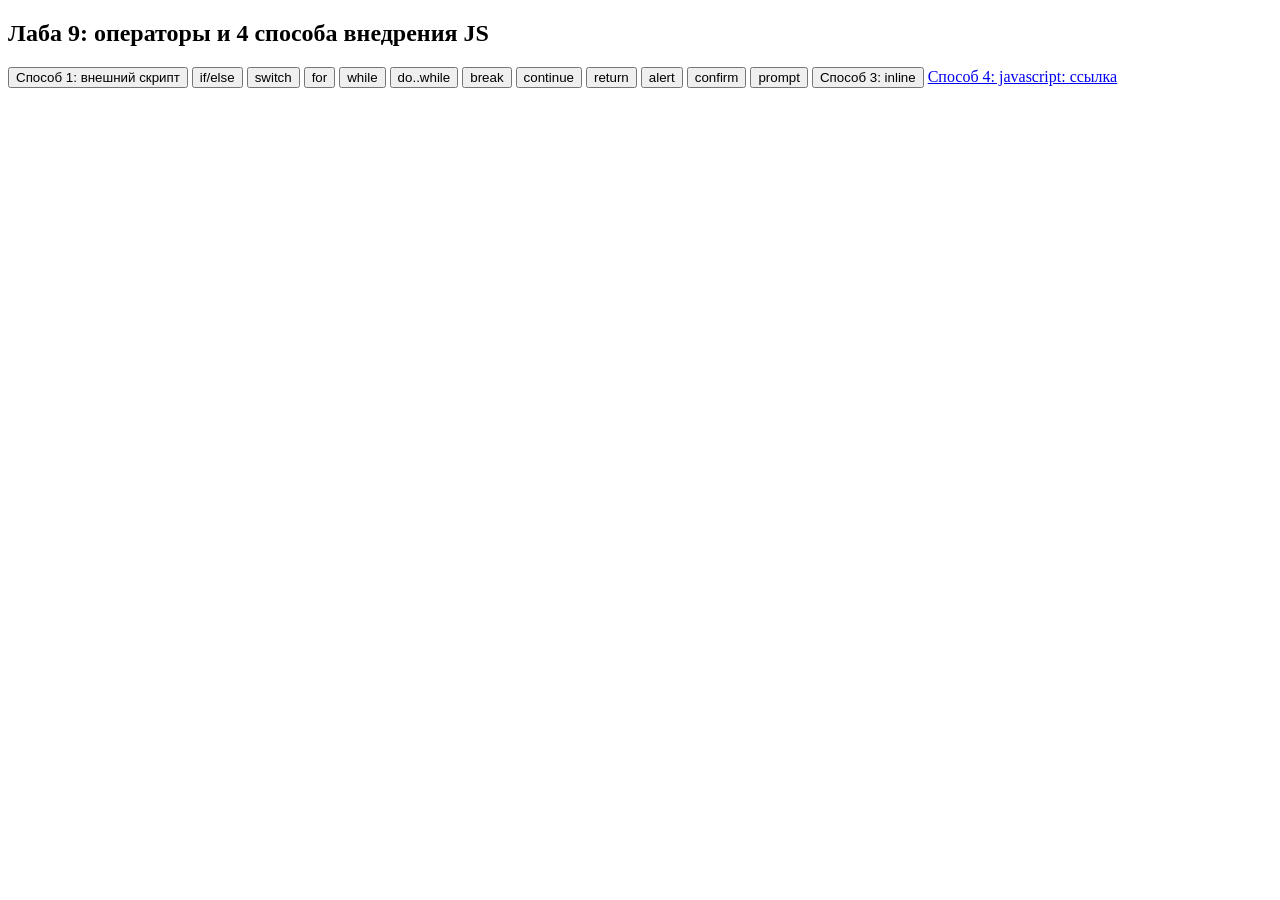
<file: псип/лр9/index.html>
<!DOCTYPE html>
<html>
<head>
    <meta charset="UTF-8">
    <title>Лаба 9 — JS</title>
    <!-- СПОСОБ 2: внутренний скрипт в head -->
    <script>
        function testIf() {
            let a = prompt("if/else: введи число");
            if (a === null) return;
            if (a > 0) alert("положительное");
            else if (a < 0) alert("отрицательное");
            else alert("ноль");
        }
        function testSwitch() {
            let d = prompt("switch: день недели (1-7)");
            switch (Number(d)) {
                case 1: alert("ПН"); break;
                case 2: alert("ВТ"); break;
                case 3: alert("СР"); break;
                case 4: alert("ЧТ"); break;
                case 5: alert("ПТ"); break;
                case 6: alert("СБ"); break;
                case 7: alert("ВС"); break;
                default: alert("ошибка");
            }
        }
        function testFor() {
            let sum = 0;
            for (let i = 1; i <= 5; i++) sum += i;
            alert("for: сумма 1..5 = " + sum);
        }
        function testWhile() {
            let i = 1, res = "";
            while (i <= 3) { res += i + " "; i++; }
            alert("while: " + res);
        }
        function testDoWhile() {
            let x = 1, out = "";
            do { out += x + " "; x++; } while (x <= 3);
            alert("do..while: " + out);
        }
        function testBreak() {
            let s = "";
            for (let i = 1; i <= 10; i++) {
                if (i === 5) { s += "[break на 5]"; break; }
                s += i + " ";
            }
            alert("break: " + s);
        }
        function testContinue() {
            let s = "";
            for (let i = 1; i <= 5; i++) {
                if (i === 3) { s += "[пропуск 3] "; continue; }
                s += i + " ";
            }
            alert("continue: " + s);
        }
        function testReturn() {
            function mult(a, b) { return a * b; }
            let r = mult(4, 5);
            alert("return: 4*5 = " + r);
        }
        // диалоги
        function showAlert() { alert("Это alert"); }
        function showConfirm() { let ok = confirm("Нажми OK или Отмена"); alert(ok ? "OK" : "Отмена"); }
        function showPrompt() { let name = prompt("Твое имя?"); if(name) alert("Привет, " + name); }
    </script>
  
</head>
<body>
    <h2>Лаба 9: операторы и 4 способа внедрения JS</h2>

    <!-- СПОСОБ 1: внешний скрипт (lab9.js) -->
    <button onclick="externalFunc()">Способ 1: внешний скрипт</button>
    <script src="script.js"></script>

    <!-- СПОСОБ 2: внутренний скрипт (уже в head) — используем функции оттуда -->
    <button onclick="testIf()">if/else</button>
    <button onclick="testSwitch()">switch</button>
    <button onclick="testFor()">for</button>
    <button onclick="testWhile()">while</button>
    <button onclick="testDoWhile()">do..while</button>
    <button onclick="testBreak()">break</button>
    <button onclick="testContinue()">continue</button>
    <button onclick="testReturn()">return</button>
    <button onclick="showAlert()">alert</button>
    <button onclick="showConfirm()">confirm</button>
    <button onclick="showPrompt()">prompt</button>

    <!-- СПОСОБ 3: inline JS прямо в атрибуте (без отдельной функции) -->
    <button onclick="alert('Это inline-скрипт (способ 3)')">Способ 3: inline</button>

    <!-- СПОСОБ 4: псевдо-ссылка javascript: -->
    <a href="javascript:alert('Способ 4: javascript: псевдоссылка')">Способ 4: javascript: ссылка</a>
</body>
</html>
</file>
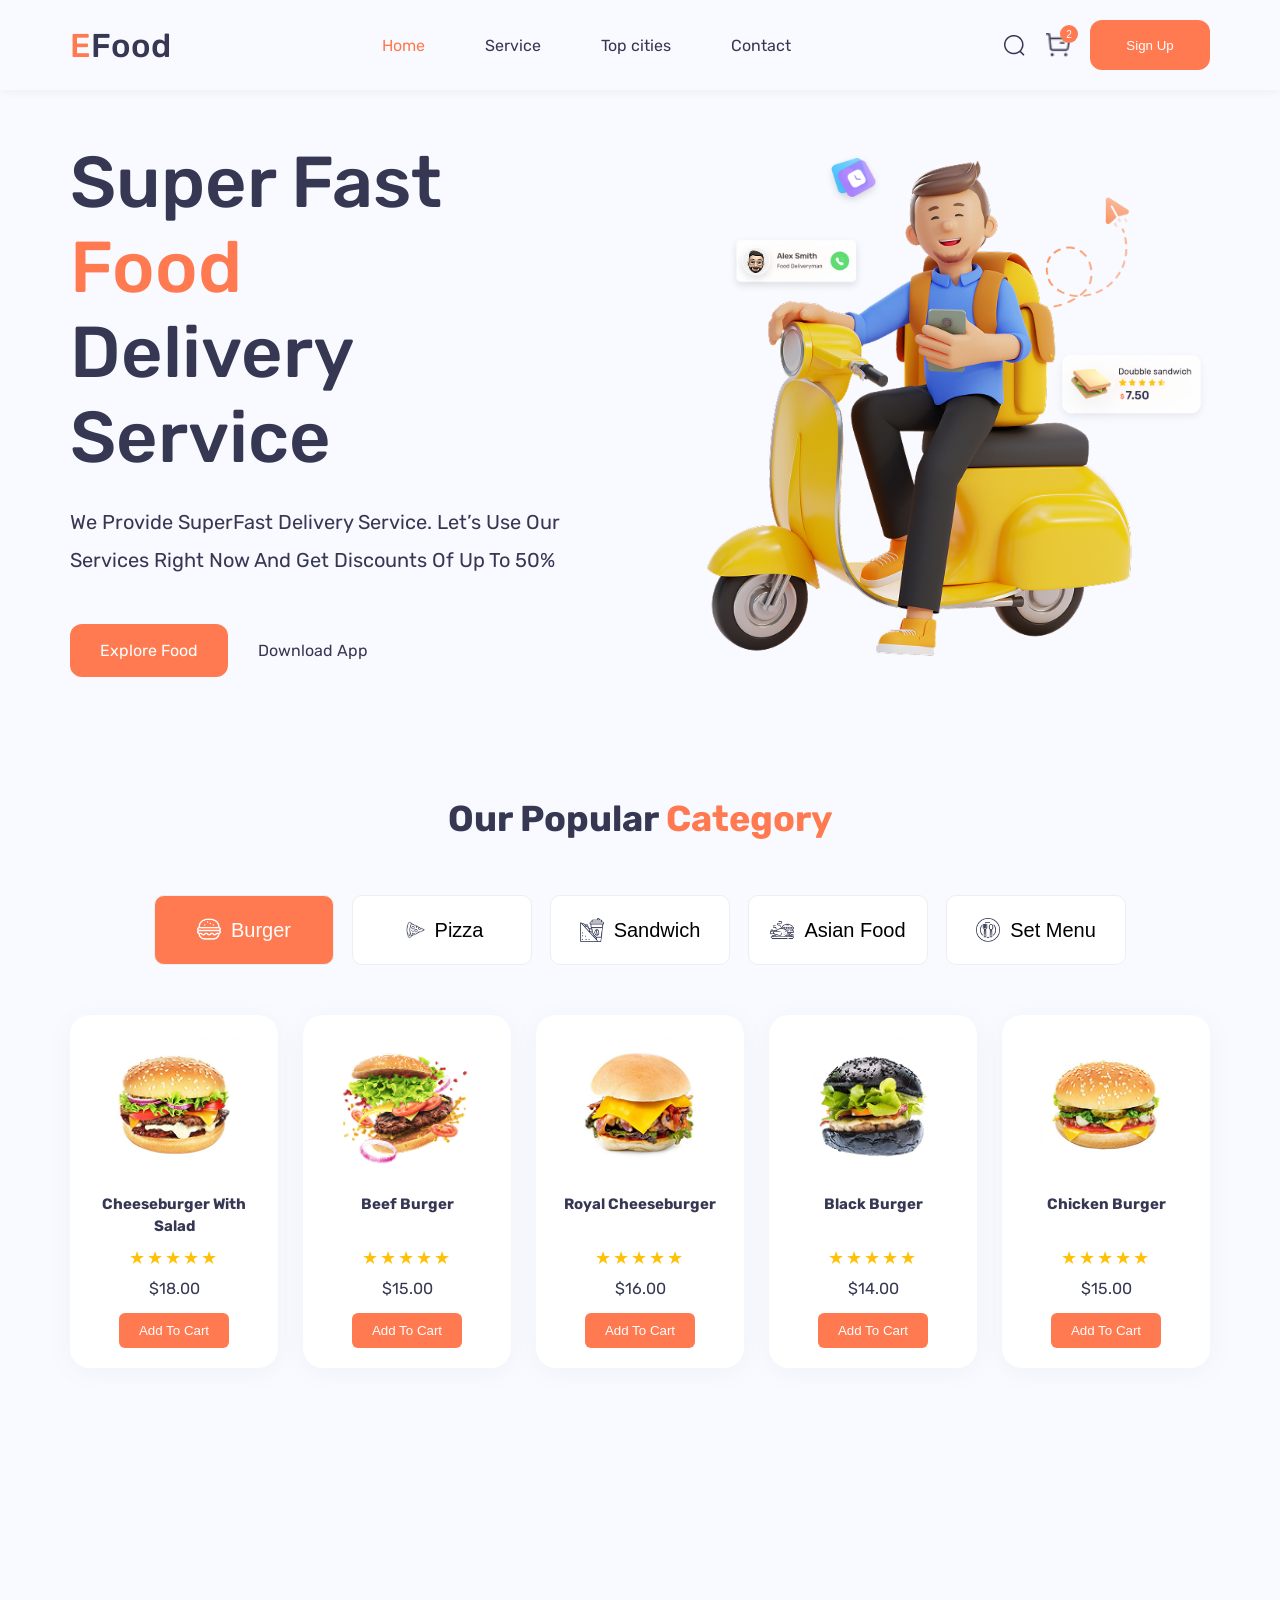
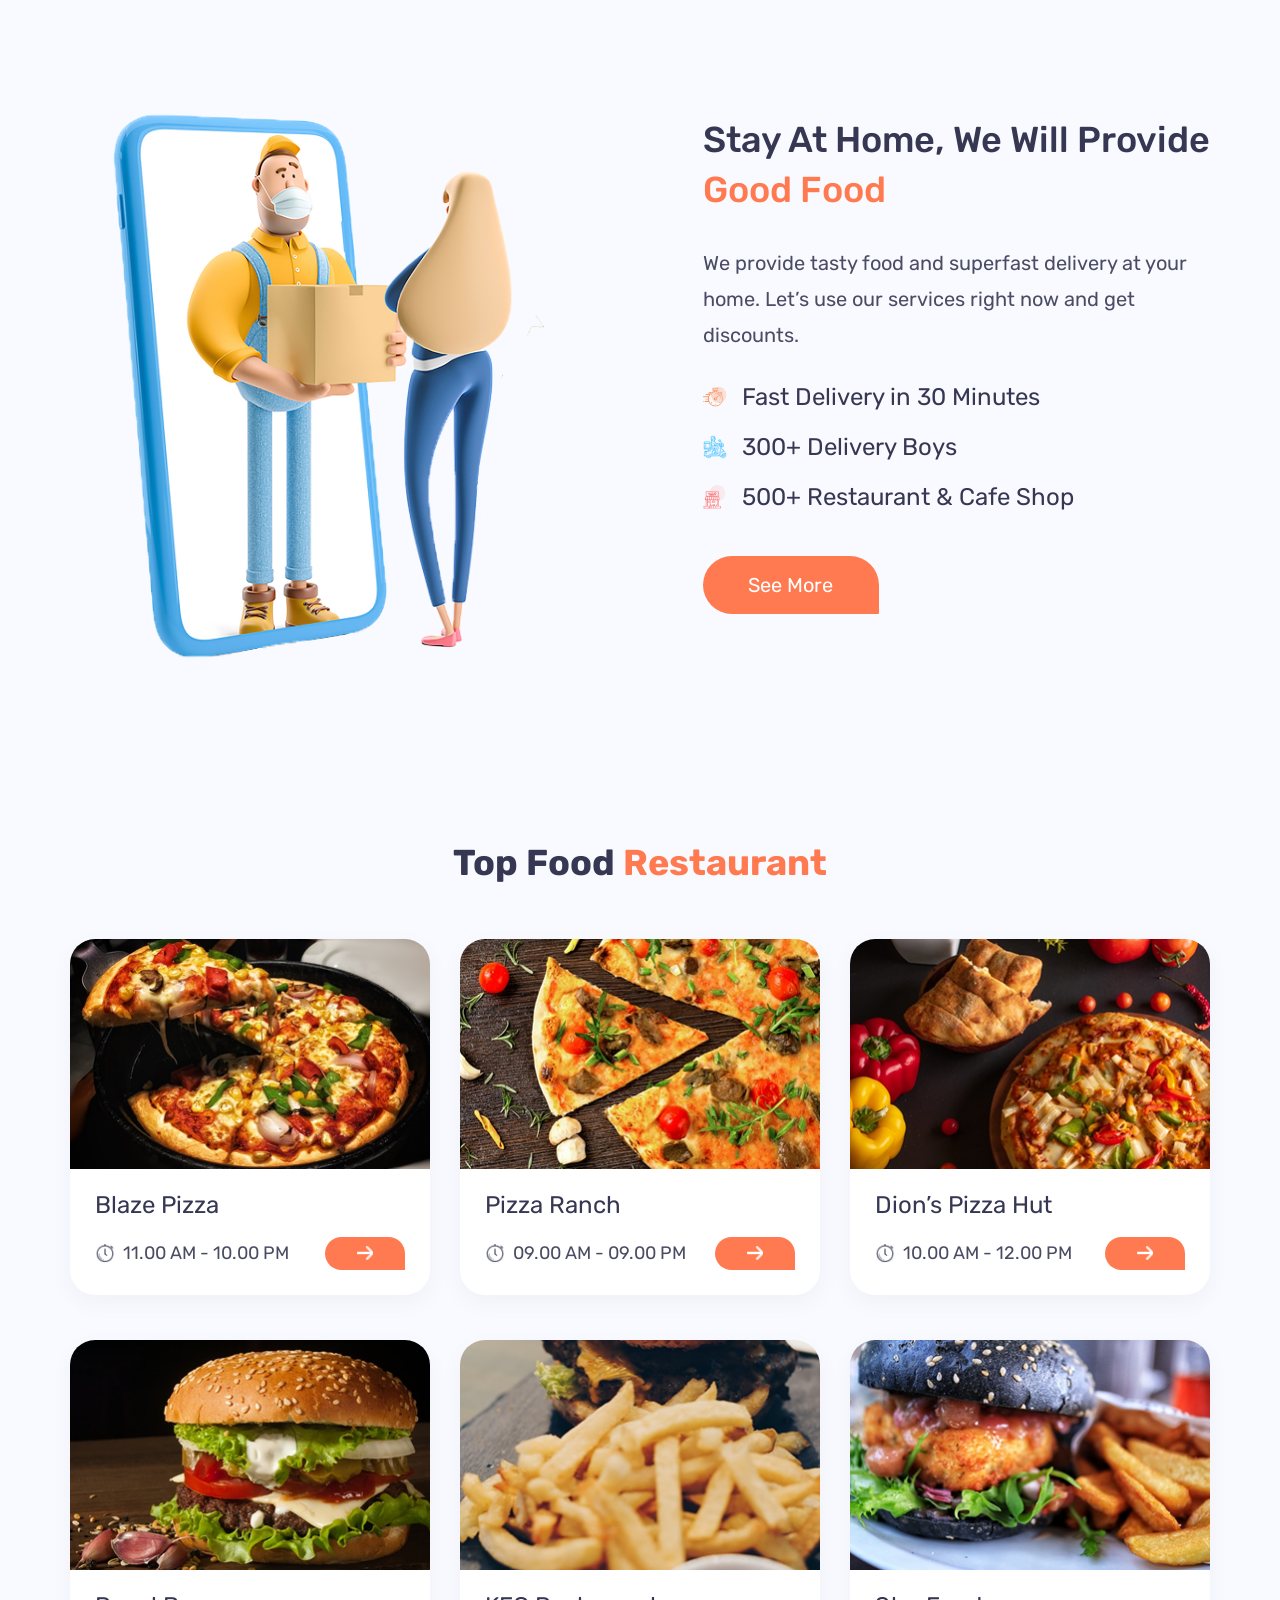
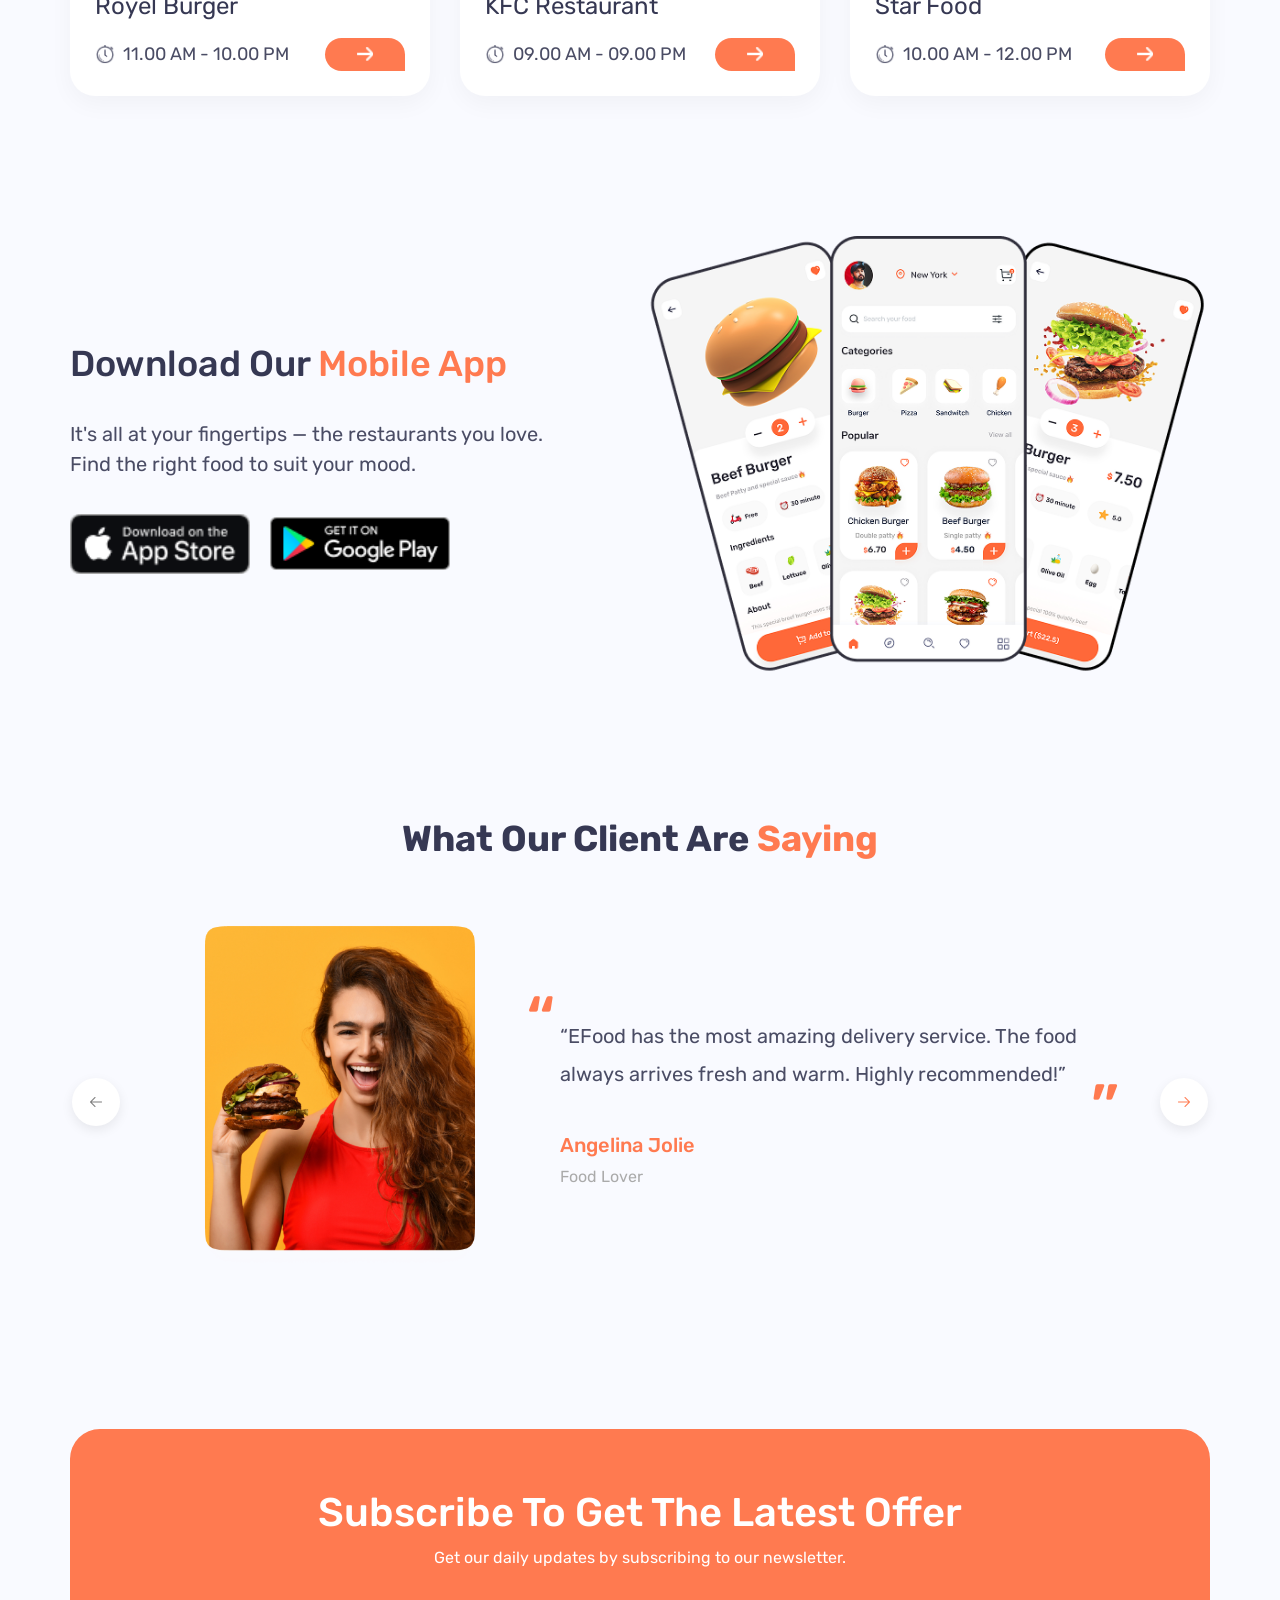
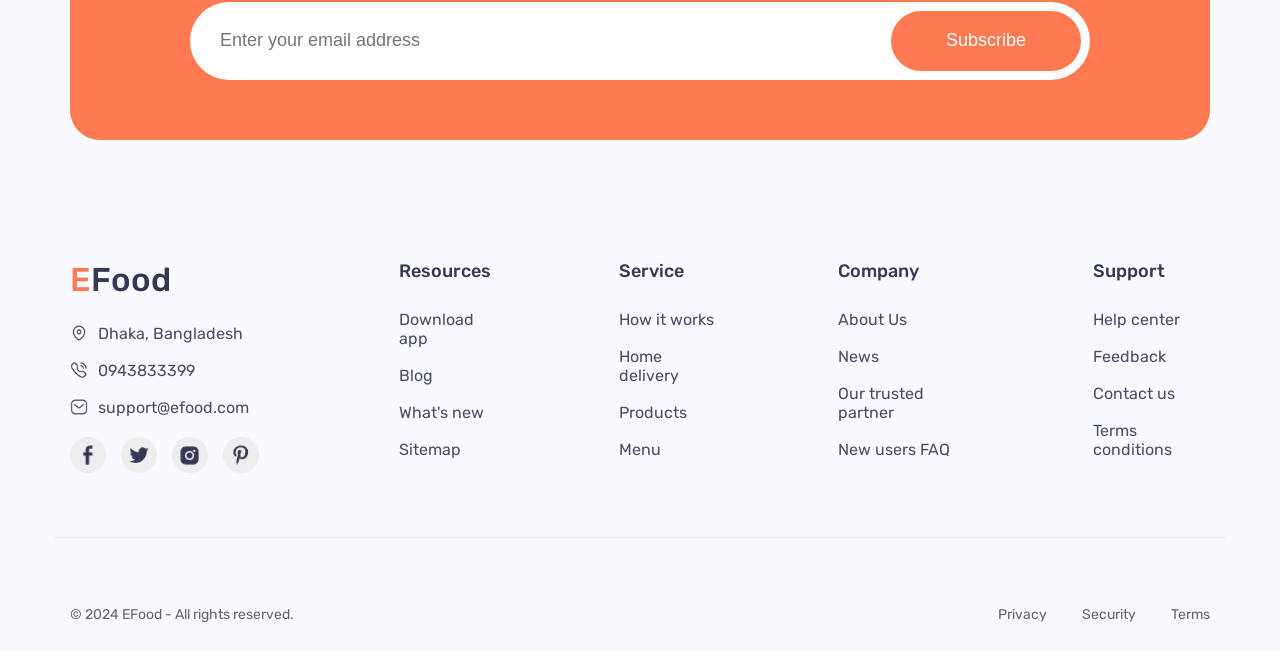
<file: псип/пр1/index.html>
<!DOCTYPE html>
<html lang="en">

<head>
  <meta charset="UTF-8" />
  <meta name="viewport" content="width=device-width, initial-scale=1.0" />
  <title>EFood</title>
  <link rel="preconnect" href="https://fonts.googleapis.com">
  <link rel="preconnect" href="https://fonts.gstatic.com" crossorigin>
  <link href="https://fonts.googleapis.com/css2?family=Rubik:wght@300;400;500;700&display=swap" rel="stylesheet">
  <link rel="stylesheet" href="style.css">
</head>

<body>

<header class="header">
  <div class="container header-content">
    <div class="logo">
      <span>E</span>Food
    </div>

    <nav class="nav" id="navMenu">
      <a class="active" href="#">Home</a>
      <a href="#">Service</a>
      <a href="#">Top cities</a>
      <a href="#">Contact</a>
      <button class="mobile-sign-btn">
        Sign Up
      </button>
    </nav>

    <div class="header-actions">
      <button class="icon-btn">
        <img src="icon/search.png" alt="Search">
      </button>

      <button class="icon-btn cart-btn">
        <img src="icon/Buy.png" alt="Cart">
        <span>2</span>
      </button>

      <button class="sign-btn desktop-btn">
        Sign Up
      </button>

      <div class="burger" id="burger">
        <span></span>
        <span></span>
        <span></span>
      </div>
    </div>
  </div>
</header>

<div class="overlay" id="overlay"></div>

<section class="hero">
  <div class="container hero-content">
    <div class="hero-text">
      <h1>
        Super Fast <span>Food</span><br>
        Delivery Service
      </h1>
      <p>
        We Provide SuperFast Delivery Service.
        Let’s Use Our Services Right Now And Get
        Discounts Of Up To 50%
      </p>
      <div class="hero-buttons">
        <a href="#" class="btn">
          Explore Food
        </a>
        <a href="#" class="download-link">
          Download App
        </a>
      </div>
    </div>

    <div class="hero-image">
      <img src="hero/Group 36209.png" alt="Hero">
    </div>
  </div>
</section>

<section class="categories">
  <div class="container">
    <h2 class="section-title">
      Our Popular <span>Category</span>
    </h2>

    <div class="category-tabs">
      <button class="tab active"><img src="icon/burger 1.png" alt=""> Burger</button>
      <button class="tab"><img src="icon/pizza 1.png" alt=""> Pizza</button>
      <button class="tab"><img src="icon/sandwich 1.png" alt=""> Sandwich</button>
      <button class="tab"><img src="icon/christmas-dinner 2.png" alt=""> Asian Food</button>
      <button class="tab"><img src="icon/dish 1.png" alt=""> Set Menu</button>
    </div>

    <div class="food-grid">
      <div class="food-card">
        <img src="food/item_01-480x480 1 (3).png" alt="">
        <h3>Cheeseburger With Salad</h3>
        <div class="stars">★★★★★</div>
        <span>$18.00</span>
        <button>Add To Cart</button>
      </div>

      <div class="food-card">
        <img src="food/Burger.png" alt="">
        <h3>Beef Burger</h3>
        <div class="stars">★★★★★</div>
        <span>$15.00</span>
        <button>Add To Cart</button>
      </div>

      <div class="food-card">
        <img src="food/item_01-480x480 1 (2).png" alt="">
        <h3>Royal Cheeseburger</h3>
        <div class="stars">★★★★★</div>
        <span>$16.00</span>
        <button>Add To Cart</button>
      </div>

      <div class="food-card">
        <img src="food/item_01-480x480 1 (1).png" alt="">
        <h3>Black Burger</h3>
        <div class="stars">★★★★★</div>
        <span>$14.00</span>
        <button>Add To Cart</button>
      </div>

      <div class="food-card">
        <img src="food/item_01-480x480 1.png" alt="">
        <h3>Chicken Burger</h3>
        <div class="stars">★★★★★</div>
        <span>$15.00</span>
        <button>Add To Cart</button>
      </div>
    </div>
  </div>
</section>

<section class="features">
  <div class="container features-content">
    <div class="features-image">
      <img src="hero/food delivery 4.png" alt="">
    </div>

    <div class="features-text">
      <h2>
        Stay At Home, We Will Provide <span>Good Food</span>
      </h2>
      <p>
        We provide tasty food and superfast delivery at your home.
        Let’s use our services right now and get discounts.
      </p>
      <ul>
        <li><img src="icon/Timer icon.png" alt="Check"> Fast Delivery in 30 Minutes</li>
        <li><img src="icon/Delivery icon.png" alt="Check"> 300+ Delivery Boys</li>
        <li><img src="icon/Resturent icon.png" alt="Check"> 500+ Restaurant & Cafe Shop</li>
      </ul>
      <a href="#" class="btn">
        See More
      </a>
    </div>
  </div>
</section>

<section class="restaurants">
  <div class="container">
    <h2 class="section-title">
      Top Food <span>Restaurant</span>
    </h2>

    <div class="restaurant-grid">
      <div class="restaurant-card">
        <img src="top food/Rectangle 53 (4).png" alt="">
        <div class="restaurant-info">
          <h3>Blaze Pizza</h3>
          <div class="restaurant-bottom">
            <span><img src="icon/timer 1.png" alt="Clock"> 11.00 AM - 10.00 PM</span>
            <button><img src="icon/Vector.png" alt="Go"></button>
          </div>
        </div>
      </div>

      <div class="restaurant-card">
        <img src="top food/Rectangle 53 (2).png" alt="">
        <div class="restaurant-info">
          <h3>Pizza Ranch</h3>
          <div class="restaurant-bottom">
            <span><img src="icon/timer 1.png" alt="Clock"> 09.00 AM - 09.00 PM</span>
            <button><img src="icon/Vector.png"  alt="Go"></button>
          </div>
        </div>
      </div>

      <div class="restaurant-card">
        <img src="top food/Rectangle 54.png" alt="">
        <div class="restaurant-info">
          <h3>Dion’s Pizza Hut</h3>
          <div class="restaurant-bottom">
            <span><img src="icon/timer 1.png" alt="Clock"> 10.00 AM - 12.00 PM</span>
            <button><img src="icon/Vector.png"  alt="Go"></button>
          </div>
        </div>
      </div>

      <div class="restaurant-card">
        <img src="top food/Rectangle 53 (3).png" alt="">
        <div class="restaurant-info">
          <h3>Royel Burger</h3>
          <div class="restaurant-bottom">
            <span><img src="icon/timer 1.png" alt="Clock"> 11.00 AM - 10.00 PM</span>
            <button><img src="icon/Vector.png"  alt="Go"></button>
          </div>
        </div>
      </div>

      <div class="restaurant-card">
        <img src="top food/Rectangle 53 (1).png" alt="">
        <div class="restaurant-info">
          <h3>KFC Restaurant</h3>
          <div class="restaurant-bottom">
            <span><img src="icon/timer 1.png" alt="Clock"> 09.00 AM - 09.00 PM</span>
            <button><img src="icon/Vector.png"  alt="Go"></button>
          </div>
        </div>
      </div>

      <div class="restaurant-card">
        <img src="top food/Rectangle 53.png" alt="">
        <div class="restaurant-info">
          <h3>Star Food</h3>
          <div class="restaurant-bottom">
            <span><img src="icon/timer 1.png" alt="Clock"> 10.00 AM - 12.00 PM</span>
            <button><img src="icon/Vector.png"  alt="Go"></button>
          </div>
        </div>
      </div>
    </div>
  </div>
</section>

<section class="mobile-app">
  <div class="container mobile-content">
    <div class="mobile-text">
      <h2>
        Download Our <span>Mobile App</span>
      </h2>
      <p>
        It's all at your fingertips — the restaurants you love.
        Find the right food to suit your mood.
      </p>
      <div class="app-buttons">
        <img src="phones/Store=App Store, Style=Black.png" alt="">
        <img src="phones/Store=Google Play, Style=Black.png" alt="">
      </div>
    </div>

    <div class="mobile-image">
      <img src="phones/Group 178.png" alt="">
    </div>
  </div>
</section>

<section class="testimonial">
  <div class="container">
    <h2 class="section-title">
      What Our Client Are <span>Saying</span>
    </h2>

    <div class="testimonial-box">
      <button class="testimonial-arrow">
        <img src="icon/ArrowLeft.png" alt="Previous">
      </button>

      <img src="girl/Mask Group.png" alt="">

      <div class="testimonial-text">
        <p>
          “EFood has the most amazing delivery service.
          The food always arrives fresh and warm.
          Highly recommended!”
        </p>
        <h4>Angelina Jolie</h4>
        <span>Food Lover</span>
      </div>

      <button class="testimonial-arrow">
        <img src="icon/ArrowRight.png" alt="Next">
      </button>
    </div>
  </div>
</section>

<section class="subscribe">
  <div class="container">
    <div class="subscribe-box">
      <h2>
        Subscribe To Get The Latest Offer
      </h2>
      <p>
        Get our daily updates by subscribing to our newsletter.
      </p>
      <form class="subscribe-form">
        <input type="email" placeholder="Enter your email address">
        <button type="submit">
          Subscribe
        </button>
      </form>
    </div>
  </div>
</section>

<footer class="footer">
  <div class="container footer-content">
    <div class="footer-left">
      <h2 class="logo">
        <span>E</span>Food
      </h2>
      <p><img src="icon/loc.png" alt=""> Dhaka, Bangladesh</p>
      <p><img src="icon/phone.png" alt=""> 0943833399</p>
      <p><img src="icon/mail.png" alt=""> support@efood.com</p>
      
      <div class="socials">
        <a href="#"><img src="social/facebook.png" alt="Facebook"></a>
        <a href="#"><img src="social/twitter.png" alt="Twitter"></a>
        <a href="#"><img src="social/instagram.png" alt="Instagram"></a>
        <a href="#"><img src="social/pinterest.png" alt="Pinterest"></a>
      </div>
    </div>

    <div class="footer-links">
      <div>
        <h4>Resources</h4>
        <a href="#">Download app</a>
        <a href="#">Blog</a>
        <a href="#">What's new</a>
        <a href="#">Sitemap</a>
      </div>

      <div>
        <h4>Service</h4>
        <a href="#">How it works</a>
        <a href="#">Home delivery</a>
        <a href="#">Products</a>
        <a href="#">Menu</a>
      </div>

      <div>
        <h4>Company</h4>
        <a href="#">About Us</a>
        <a href="#">News</a>
        <a href="#">Our trusted partner</a>
        <a href="#">New users FAQ</a>
      </div>

      <div>
        <h4>Support</h4>
        <a href="#">Help center</a>
        <a href="#">Feedback</a>
        <a href="#">Contact us</a>
        <a href="#">Terms conditions</a>
      </div>
    </div>
  </div>
</footer>

<div class="footer-bottom">
  <div class="container footer-bottom-content">
    <p>
      © 2024 EFood - All rights reserved.
    </p>
    <div class="footer-bottom-links">
      <a href="#">Privacy</a>
      <a href="#">Security</a>
      <a href="#">Terms</a>
    </div>
  </div>
</div>

<script src="script.js"></script>
</body>
</html>
</file>
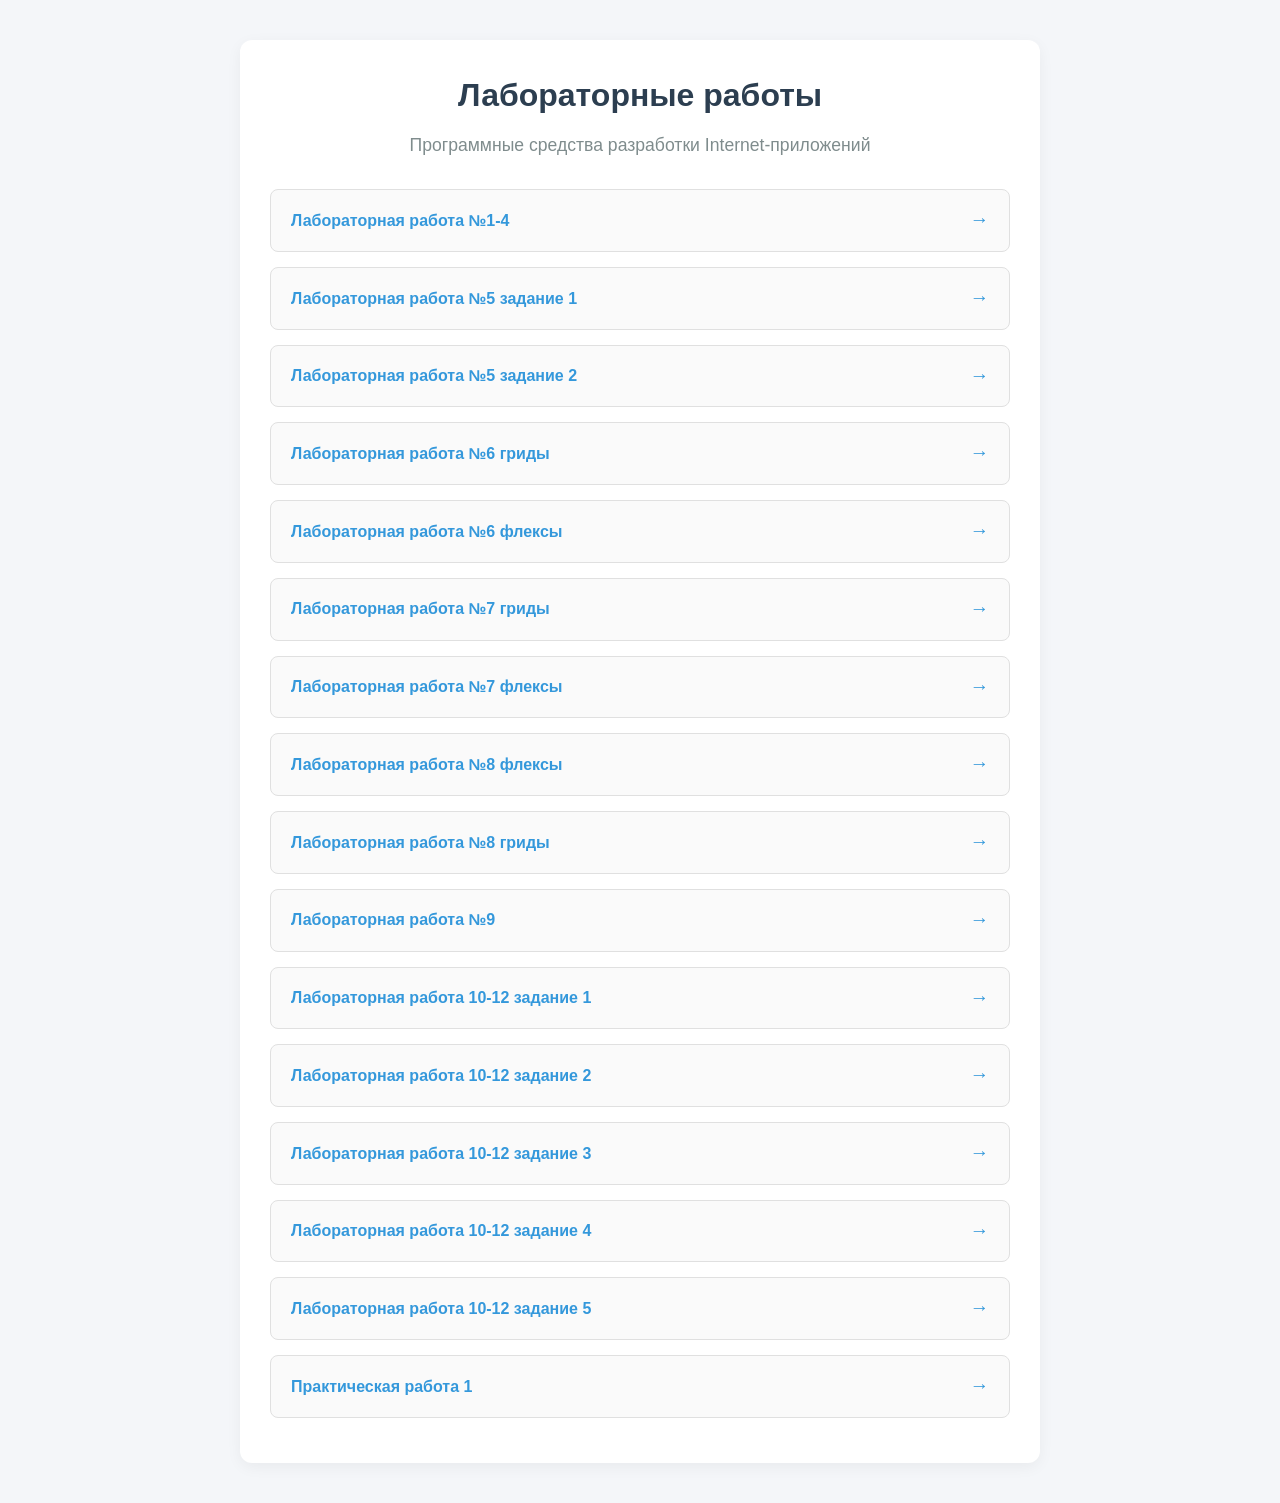
<file: итог.html>
<!DOCTYPE html>
    <html lang="ru">
    <head>
        <meta charset="UTF-8">
        <meta name="viewport" content="width=device-width, initial-scale=1.0">
        <title>Мои лабораторные работы</title>
        <style>
            * {
                box-sizing: border-box;
                margin: 0;
                padding: 0;
            }
            body {
                font-family: 'Segoe UI', Tahoma, Geneva, Verdana, sans-serif;
                background-color: #f4f6f9;
                color: #333;
                line-height: 1.6;
                padding: 40px 20px;
            }
            .container {
                max-width: 800px;
                margin: 0 auto;
                background: #fff;
                padding: 30px;
                border-radius: 12px;
                box-shadow: 0 4px 15px rgba(0, 0, 0, 0.05);
            }
            h1 {
                text-align: center;
                color: #2c3e50;
                margin-bottom: 10px;
            }
            .subtitle {
                text-align: center;
                color: #7f8c8d;
                margin-bottom: 30px;
                font-size: 1.1em;
            }
            .lab-list {
                list-style: none;
            }
            .lab-item {
                margin-bottom: 15px;
            }
            .lab-link {
                display: flex;
                align-items: center;
                justify-content: space-between;
                padding: 15px 20px;
                background: #fafafa;
                border: 1px solid #e0e0e0;
                border-radius: 8px;
                color: #3498db;
                text-decoration: none;
                font-weight: 600;
                transition: all 0.2s ease-in-out;
            }
            .lab-link:hover {
                background: #3498db;
                color: #fff;
                border-color: #3498db;
                transform: translateY(-2px);
                box-shadow: 0 4px 10px rgba(52, 152, 219, 0.2);
            }
            .lab-link span.arrow {
                font-size: 1.2em;
            }
        </style>
    </head>
    <body>

        <div class="container">
            <h1>Лабораторные работы</h1>
            <p class="subtitle">Программные средства разработки Internet-приложений</p>
            
            <ul class="lab-list">
                <li class="lab-item">
                    <a href="псип/лр1-4/index.html" class="lab-link">
                        <span>Лабораторная работа №1-4</span>
                        <span class="arrow">&rarr;</span>
                    </a>
                </li>
                <li class="lab-item">
                    <a href="псип/лр5/index1.html" class="lab-link">
                        <span>Лабораторная работа №5 задание 1</span>
                        <span class="arrow">&rarr;</span>
                    </a>
                </li>
                    <li class="lab-item">
                    <a href="псип/лр5/index2.html" class="lab-link">
                        <span>Лабораторная работа №5 задание 2</span>
                        <span class="arrow">&rarr;</span>
                    </a>
                </li>
                <li class="lab-item">
                    <a href= "псип/лр6\гриды\index3.html" class="lab-link">
                        <span>Лабораторная работа №6 гриды</span>
                        <span class="arrow">&rarr;</span>
                    </a>
                </li>
                <li class="lab-item">
                    <a href = "псип\лр6\флексы\index3.html" class="lab-link">
                        <span>Лабораторная работа №6 флексы</span>
                        <span class="arrow">&rarr;</span>
                    </a>
                </li>   
                <li class="lab-item">
                    <a href="псип\лр7\гриды\index4.html" class="lab-link">
                        <span>Лабораторная работа №7 гриды</span>
                        <span class="arrow">&rarr;</span>
                    </a>
                </li>
                        <li class="lab-item">
                    <a href="псип\лр7\флексы\index4.html" class="lab-link">
                        <span>Лабораторная работа №7 флексы</span>
                        <span class="arrow">&rarr;</span>
                    </a>
                </li>
                </li>
                        <li class="lab-item">
                    <a href="псип\лр8\флексы\lr8_microgrids.html" class="lab-link">
                        <span>Лабораторная работа №8 флексы</span>
                        <span class="arrow">&rarr;</span>
                    </a>
                    </li>
                    </li>
                        <li class="lab-item">
                    <a href="псип\лр8\гриды\lr8_microgrids.html" class="lab-link">
                        <span>Лабораторная работа №8 гриды</span>
                        <span class="arrow">&rarr;</span>
                    </a>
                    </li>
                    </li>
                        <li class="lab-item">
                    <a href="псип\лр9\index.html" class="lab-link">
                        <span>Лабораторная работа №9</span>
                        <span class="arrow">&rarr;</span>
                    </a>
                    </li>
                    </li>
                        <li class="lab-item">
                    <a href="псип\лр10-12\Untitled-1.html" class="lab-link">
                        <span>Лабораторная работа 10-12 задание 1</span>
                        <span class="arrow">&rarr;</span>
                    </a>
                    </li>
                            <li class="lab-item">
                    <a href="псип\лр10-12\Untitled-2.html" class="lab-link">
                        <span>Лабораторная работа 10-12 задание 2</span>
                        <span class="arrow">&rarr;</span>
                    </a>
                    </li>
                            <li class="lab-item">
                    <a href="псип\лр10-12\Untitled-3.html" class="lab-link">
                        <span>Лабораторная работа 10-12 задание 3</span>
                        <span class="arrow">&rarr;</span>
                    </a>
                    </li>
                            <li class="lab-item">
                    <a href="псип\лр10-12\Untitled-4.html" class="lab-link">
                        <span>Лабораторная работа 10-12 задание 4</span>
                        <span class="arrow">&rarr;</span>
                    </a>
                    </li>
                            <li class="lab-item">
                    <a href="псип\лр10-12\Untitled-5.html" class="lab-link">
                        <span>Лабораторная работа 10-12 задание 5</span>
                        <span class="arrow">&rarr;</span>
                    </a>
                    </li>
                                <li class="lab-item">
                    <a href="псип\пр1\index.html" class="lab-link">
                        <span>Практическая работа 1</span>
                        <span class="arrow">&rarr;</span>
                    </a>
                    </li>
            </ul>
        </div>

    </body>
    </html>
</file>
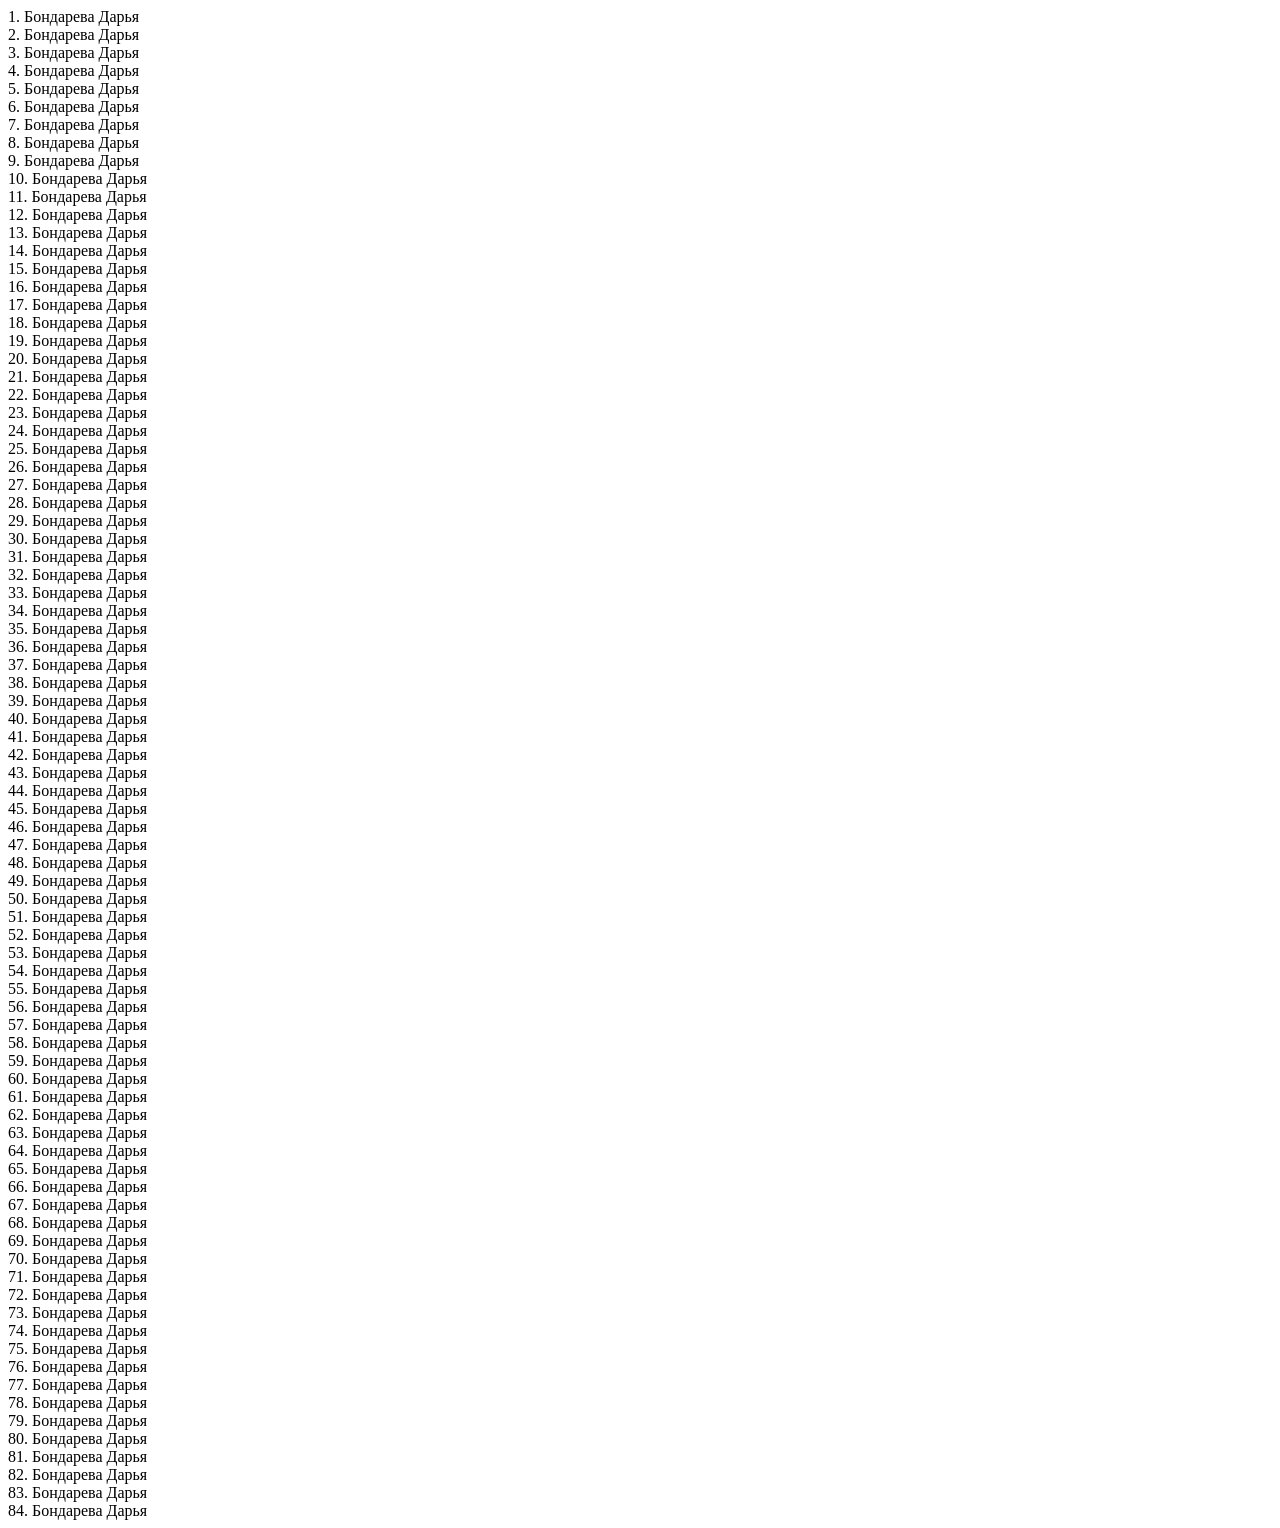
<file: псип/лр10-12/Untitled-2.html>
<!DOCTYPE html>
<html>
<body>

<script>
    let count = 79+5;
    let i = 1;

    while (i <= count) {
        document.write(i + ". Бондарева Дарья <br>");
        i++;
    }
</script>

</body>
</html>
</file>
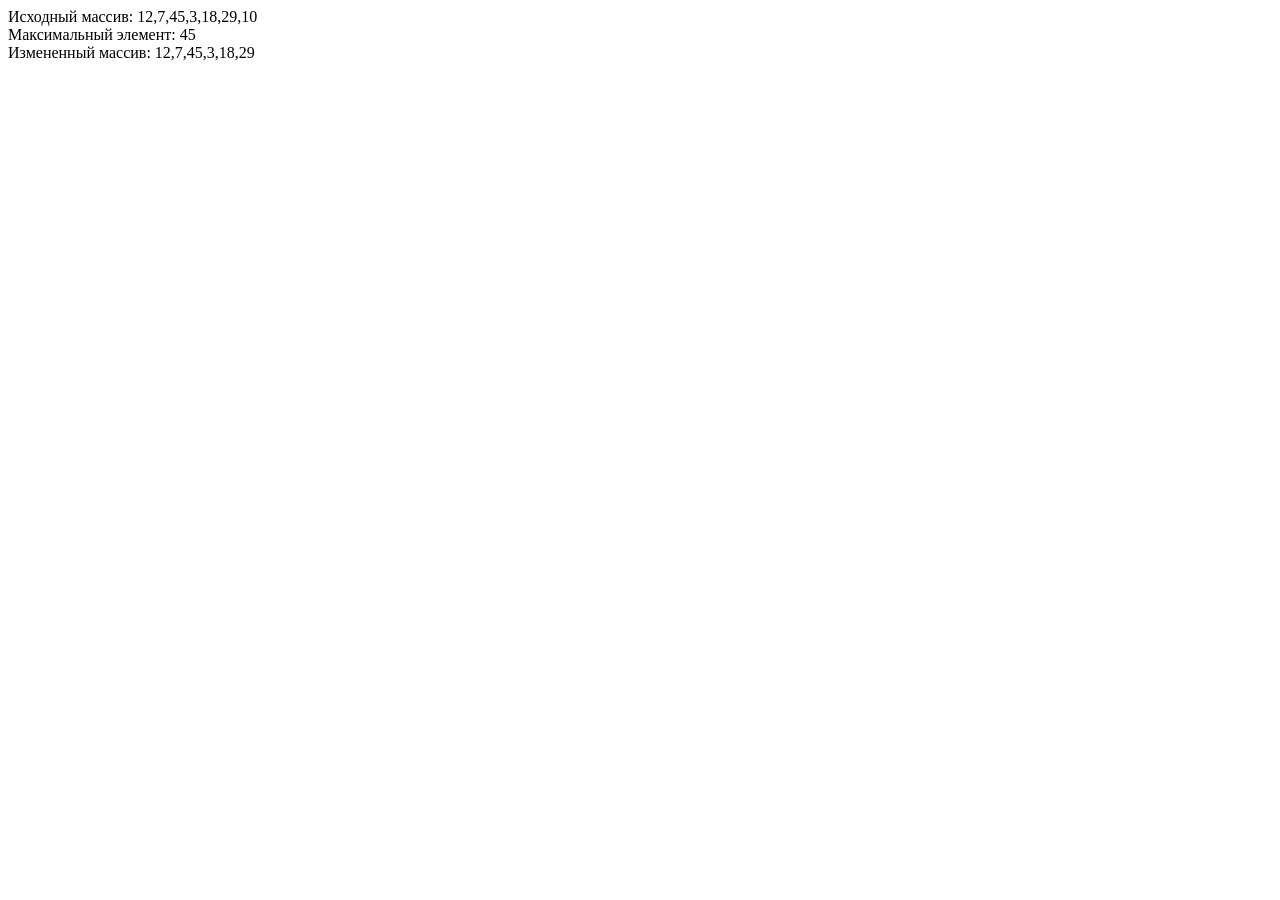
<file: псип/лр10-12/Untitled-3.html>
<!DOCTYPE html>
<html>
<body>

<script>
    let arr = [12, 7, 45, 3, 18, 29, 10];

    document.write("Исходный массив: " + arr + "<br>");

    let max = Math.max(...arr);

    document.write("Максимальный элемент: " + max + "<br>");

    arr.pop();

    document.write("Измененный массив: " + arr);
</script>

</body>
</html>
</file>
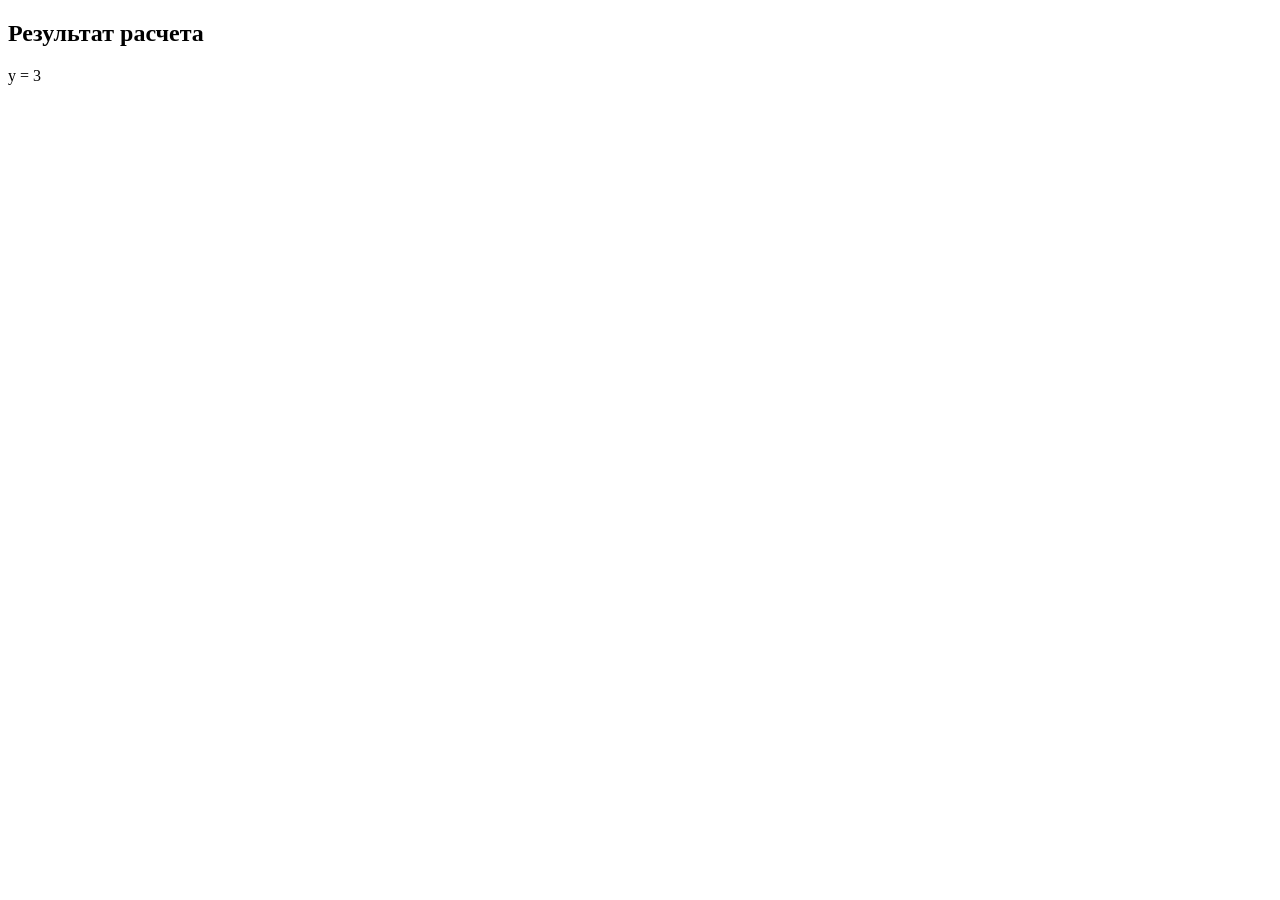
<file: псип/лр10-12/Untitled-4.html>
<!DOCTYPE html>
<html>
<head>
    <meta charset="UTF-8">
    <script src="script4.js"></script>
</head>
<body>

<h2>Результат расчета</h2>

<script>
    let x = Number(prompt("Введите x"));

    let result = calcY(x);

    if (result !== null) {
        document.write("y = " + result);
    }
</script>

</body>
</html>
</file>
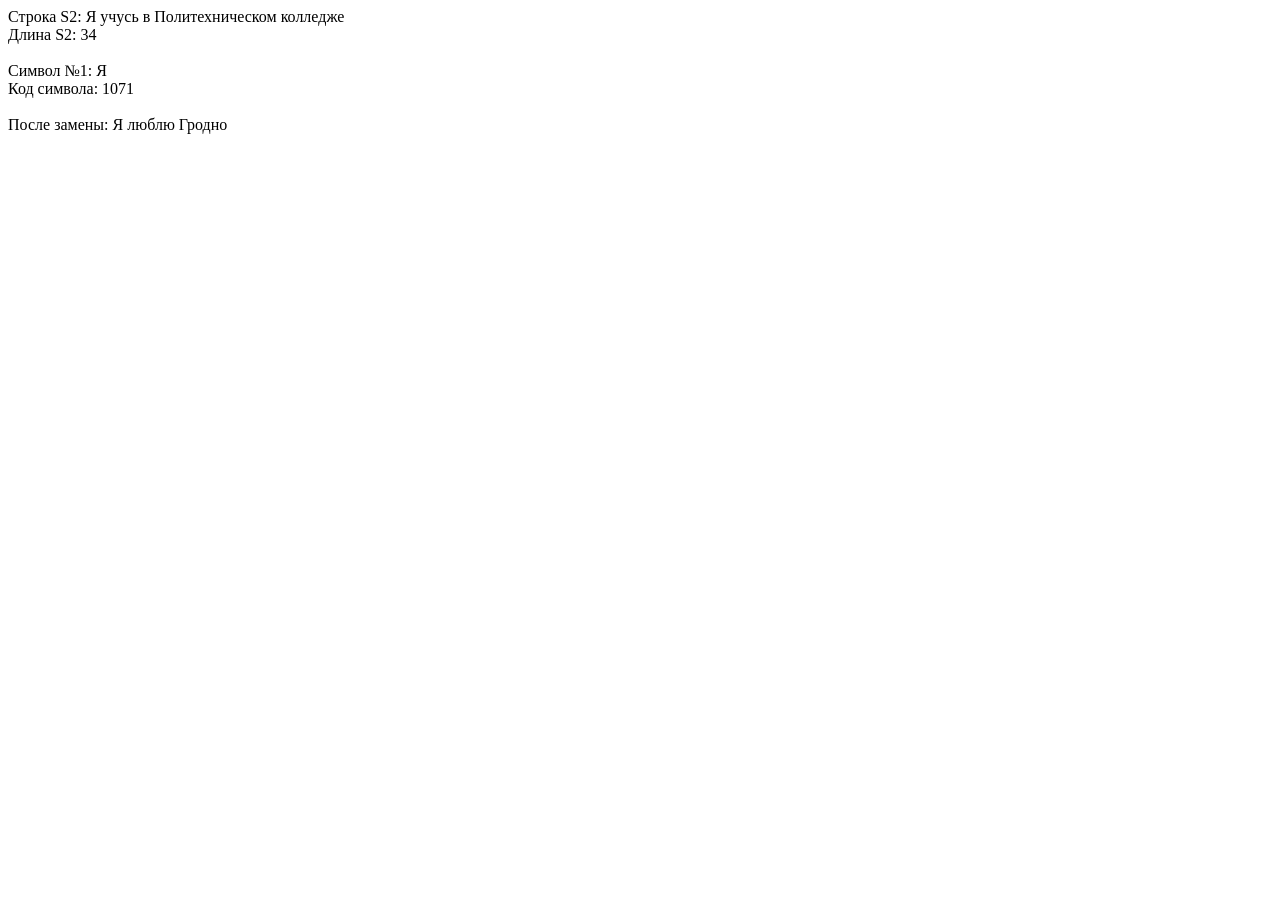
<file: псип/лр10-12/Untitled-5.html>
<!DOCTYPE html>
<html>
<body>

<script>

let s1 = "Я люблю Беларусь";
let s2 = "Я учусь в Политехническом колледже";

document.write("Строка S2: " + s2 + "<br>");
document.write("Длина S2: " + s2.length + "<br><br>");

let n = 1;

let symbol = s1.charAt(n - 1);

document.write("Символ №" + n + ": " + symbol + "<br>");
document.write("Код символа: " + symbol.charCodeAt(0) + "<br><br>");

let newStr = s1.replace("Беларусь", "Гродно");

document.write("После замены: " + newStr);

</script>

</body>
</html>
</file>
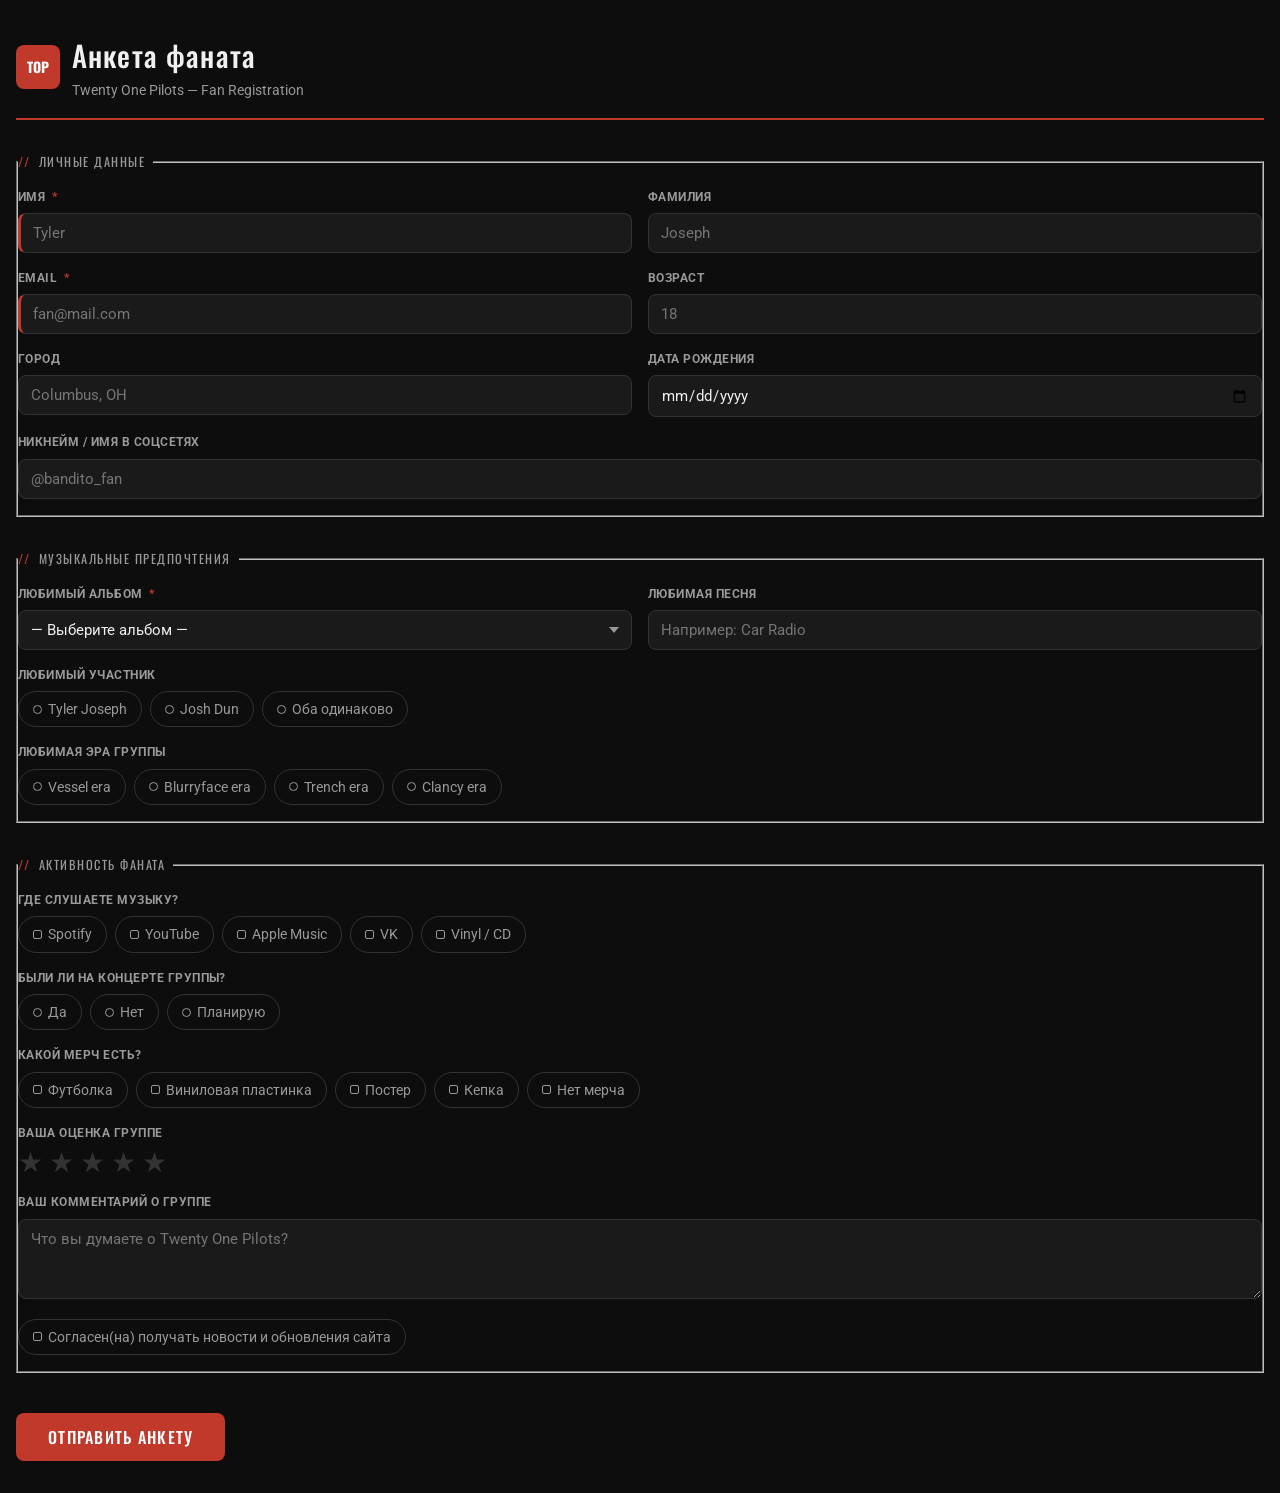
<file: псип/лр7/гриды/form.html>
<!DOCTYPE html>
<!-- Пользовательская форма — Задание 4: микросетки и формы -->
<html lang="ru">
<head>
  <meta charset="UTF-8">
  <meta name="viewport" content="width=device-width, initial-scale=1.0">
  <meta name="keywords" content="Twenty One Pilots, анкета, фан-форма, форма регистрации">
  <meta name="description" content="Анкета фаната Twenty One Pilots — пользовательская форма.">
  <title>Вариант №1 — Анкета фаната | Twenty One Pilots</title>

  <!-- Google Fonts -->
  <link rel="preconnect" href="https://fonts.googleapis.com">
  <link rel="preconnect" href="https://fonts.gstatic.com" crossorigin>
  <link href="https://fonts.googleapis.com/css2?family=Oswald:wght@400;500;700&family=Roboto:wght@400;700&display=swap" rel="stylesheet">

  <style>
    /* CSS-переменные (единый стиль с основным сайтом)  */
    :root {
      --clr-bg:       #0d0d0d;
      --clr-surface:  #1a1a1a;
      --clr-accent:   #c0392b;   /* красный акцент TOP */
      --clr-accent2:  #f5a623;   /* золотой акцент */
      --clr-text:     #f0f0f0;
      --clr-muted:    #999;
      --clr-border:   #333;
      --font-head:    'Oswald', sans-serif;
      --font-body:    'Roboto', sans-serif;
      --radius:       8px;
      --radius-lg:    12px;
    }

    /* Сброс и базовые стили  */
    *, *::before, *::after { box-sizing: border-box; margin: 0; padding: 0; }

    body {
      background: var(--clr-bg);
      color: var(--clr-text);
      font-family: var(--font-body);
      font-size: 16px;
      line-height: 1.6;
      padding: 2rem 1rem;
    }

    /* Заголовок формы */
    .form-title-bar {
      display: flex;
      align-items: center;
      gap: 12px;
      margin-bottom: 2rem;
      padding-bottom: 1rem;
      border-bottom: 2px solid var(--clr-accent);
    }

    /* Логотип-бейдж */
    .logo-badge {
      width: 44px;
      height: 44px;
      background: var(--clr-accent);
      border-radius: var(--radius);
      display: flex;
      align-items: center;
      justify-content: center;
      font-family: var(--font-head);
      font-size: 14px;
      font-weight: 700;
      color: #fff;
      flex-shrink: 0;
    }

    .form-title-bar h1 {
      font-family: var(--font-head);
      font-size: clamp(1.3rem, 3vw, 1.8rem);
      font-weight: 500;
      letter-spacing: 0.04em;
      color: var(--clr-text);
    }

    .form-title-bar p {
      font-size: 0.85rem;
      color: var(--clr-muted);
      margin-top: 2px;
    }

    /*  Секции формы  */
    .form-section {
      margin-bottom: 2rem;
    }

    /* Подзаголовок группы полей */
    .form-section-title {
      font-family: var(--font-head);
      font-size: 0.78rem;
      letter-spacing: 0.12em;
      text-transform: uppercase;
      color: var(--clr-muted);
      margin-bottom: 1rem;
      display: flex;
      align-items: center;
      gap: 8px;
    }

    /* Декоративная линия после подзаголовка */
    .form-section-title::before { content: '//'; color: var(--clr-accent); font-weight: 700; }
    .form-section-title::after  { content: ''; flex: 1; height: 1px; background: var(--clr-border); }

    /*  Двухколоночная сетка полей (flexbox) */
    .field-row {
      display: flex;
      flex-wrap: wrap;
      gap: 16px;
      margin-bottom: 16px;
    }

    /* Полное поле на всю строку */
    .field-full { flex: 1 1 100%; }

    /* Половина строки */
    .field-half { flex: 1 1 calc(50% - 8px); min-width: 200px; }

    /*  Метка */
    label.field-label {
      display: block;
      font-size: 12px;
      font-weight: 700;
      letter-spacing: 0.04em;
      color: var(--clr-muted);
      text-transform: uppercase;
      margin-bottom: 6px;
    }

    /* Обязательное поле — красная звёздочка */
    label.field-label .req { color: var(--clr-accent); margin-left: 3px; }

    /* Базовые поля ввода */
    input[type="text"],
    input[type="email"],
    input[type="number"],
    input[type="date"],
    select,
    textarea {
      width: 100%;
      padding: 10px 12px;
      background: var(--clr-surface);
      border: 1px solid var(--clr-border);
      border-radius: var(--radius);
      color: var(--clr-text);
      font-family: var(--font-body);
      font-size: 0.95rem;
      transition: border-color 0.25s, box-shadow 0.25s;
      outline: none;
      display: block;
    }

    /* Обязательные поля — левая красная полоса */
    input[required] { border-left: 3px solid var(--clr-accent); }

    /* Фокус */
    input:focus,
    select:focus,
    textarea:focus {
      border-color: var(--clr-accent);
      box-shadow: 0 0 0 3px rgba(192, 57, 43, 0.18);
    }

    /* Select — стрелка */
    select {
      appearance: none;
      background-image: url("data:image/svg+xml,%3Csvg xmlns='http://www.w3.org/2000/svg' width='10' height='6'%3E%3Cpath d='M0 0l5 6 5-6z' fill='%23999'/%3E%3C/svg%3E");
      background-repeat: no-repeat;
      background-position: right 12px center;
      padding-right: 32px;
      cursor: pointer;
    }

    textarea { resize: vertical; min-height: 80px; }

    /*  Radio / Checkbox как пилюли (без JS, через CSS) */
    .pill-group {
      display: flex;
      flex-wrap: wrap;
      gap: 8px;
      margin-top: 4px;
    }

    /* Скрываем нативный инпут */
    .pill-group input[type="radio"],
    .pill-group input[type="checkbox"] { display: none; }

    .pill-group label {
      display: inline-flex;
      align-items: center;
      gap: 6px;
      padding: 6px 14px;
      border: 1px solid var(--clr-border);
      border-radius: 99px;
      cursor: pointer;
      font-size: 0.88rem;
      color: var(--clr-muted);
      transition: border-color 0.2s, background 0.2s, color 0.2s;
      user-select: none;
    }

    /* Маркер-точка внутри пилюли */
    .pill-group label .dot {
      width: 9px;
      height: 9px;
      border-radius: 50%;
      border: 1.5px solid currentColor;
      flex-shrink: 0;
      transition: background 0.2s, border-color 0.2s;
    }

    /* Квадратный маркер для чекбоксов */
    .pill-group label .dot-sq {
      width: 9px;
      height: 9px;
      border-radius: 2px;
      border: 1.5px solid currentColor;
      flex-shrink: 0;
    }

    /* Активная пилюля через :checked + :has (современные браузеры) */
    .pill-group label:has(input:checked) {
      border-color: var(--clr-accent);
      background: rgba(192, 57, 43, 0.12);
      color: var(--clr-text);
    }

    .pill-group label:has(input:checked) .dot,
    .pill-group label:has(input:checked) .dot-sq {
      background: var(--clr-accent);
      border-color: var(--clr-accent);
    }

    /* Fallback для старых браузеров (точки будут красными) */
    @supports not (selector(:has(*))) {
      .pill-group input:checked + .dot,
      .pill-group input:checked + .dot-sq {
        background: var(--clr-accent);
        border-color: var(--clr-accent);
      }
    }

    /* Слайдер (без JS) */
    .range-wrap {
      display: flex;
      align-items: center;
      gap: 12px;
    }

    input[type="range"] {
      flex: 1;
      accent-color: var(--clr-accent);
      cursor: pointer;
      height: 4px;
    }

    .range-val {
      font-family: var(--font-head);
      font-size: 1.1rem;
      color: var(--clr-accent2);
      min-width: 36px;
      text-align: right;
    }

    /* Звёздный рейтинг (радиокнопки без JS) */
    .star-row {
      display: flex;
      flex-direction: row-reverse;
      justify-content: flex-end;
      gap: 6px;
      width: fit-content;
    }
    .star-row input { display: none; }
    .star-row label {
      font-size: 28px;
      color: var(--clr-border);
      cursor: pointer;
      transition: color 0.15s;
      line-height: 1;
    }
    .star-row label:hover,
    .star-row label:hover ~ label,
    .star-row input:checked ~ label {
      color: var(--clr-accent);
    }
    .star-row label {
      display: inline-block;
    }

    /*  Кнопка отправки */
    .btn-submit {
      display: inline-block;
      margin-top: 0.5rem;
      padding: 12px 32px;
      background: var(--clr-accent);
      color: #fff;
      border: none;
      border-radius: var(--radius);
      font-family: var(--font-head);
      font-size: 1rem;
      font-weight: 500;
      letter-spacing: 0.08em;
      text-transform: uppercase;
      cursor: pointer;
      transition: background 0.25s, transform 0.15s;
    }

    .btn-submit:hover  { background: #a93226; transform: translateY(-2px); }
    .btn-submit:active { transform: scale(0.97); }

    /* Адаптивность */
    /* Планшет (481px–768px) */
    @media (max-width: 768px) {
      .field-half { flex: 1 1 100%; }
    }

    /* Мобильный (до 480px) */
    @media (max-width: 480px) {
      body { padding: 1rem 0.75rem; }
      .form-title-bar h1 { font-size: 1.2rem; }
      .pill-group label  { font-size: 0.82rem; padding: 5px 10px; }
    }
  </style>
</head>

<body>

  <!-- Семантическая обёртка формы -->
  <section aria-labelledby="formHeading">

    <!-- Шапка формы -->
    <div class="form-title-bar">
      <div class="logo-badge" aria-hidden="true">TOP</div>
      <div>
        <h1 id="formHeading">Анкета фаната</h1>
        <p>Twenty One Pilots &mdash; Fan Registration</p>
      </div>
    </div>

    <!-- ФОРМА -->
    <form action="#" method="post" novalidate>

      <!--личные данные -->
      <fieldset class="form-section">
        <legend class="form-section-title">Личные данные</legend>

        <div class="field-row">
          <!-- Имя -->
          <div class="field-half">
            <label class="field-label" for="fname">Имя <span class="req">*</span></label>
            <input type="text" id="fname" name="fname" placeholder="Tyler" required maxlength="60" autocomplete="given-name">
          </div>
          <!-- Фамилия -->
          <div class="field-half">
            <label class="field-label" for="lname">Фамилия</label>
            <input type="text" id="lname" name="lname" placeholder="Joseph" maxlength="60" autocomplete="family-name">
          </div>
        </div>

        <div class="field-row">
          <!-- Email -->
          <div class="field-half">
            <label class="field-label" for="email">Email <span class="req">*</span></label>
            <input type="email" id="email" name="email" placeholder="fan@mail.com" required autocomplete="email">
          </div>
          <!-- Возраст -->
          <div class="field-half">
            <label class="field-label" for="age">Возраст</label>
            <input type="number" id="age" name="age" min="5" max="99" placeholder="18">
          </div>
        </div>

        <div class="field-row">
          <!-- Город -->
          <div class="field-half">
            <label class="field-label" for="city">Город</label>
            <input type="text" id="city" name="city" placeholder="Columbus, OH" autocomplete="address-level2">
          </div>
          <!-- Дата рождения -->
          <div class="field-half">
            <label class="field-label" for="bday">Дата рождения</label>
            <input type="date" id="bday" name="bday" autocomplete="bday">
          </div>
        </div>

        <!-- Никнейм -->
        <div class="field-row">
          <div class="field-full">
            <label class="field-label" for="nickname">Никнейм / имя в соцсетях</label>
            <input type="text" id="nickname" name="nickname" placeholder="@bandito_fan">
          </div>
        </div>

      </fieldset>

      <!-- музыкальные предпочтения -->
      <fieldset class="form-section">
        <legend class="form-section-title">Музыкальные предпочтения</legend>

        <!-- Любимый альбом -->
        <div class="field-row">
          <div class="field-half">
            <label class="field-label" for="fav_album">Любимый альбом <span class="req">*</span></label>
            <select id="fav_album" name="fav_album" required>
              <option value="">— Выберите альбом —</option>
              <option value="vessel">Vessel (2013)</option>
              <option value="blurryface">Blurryface (2015)</option>
              <option value="trench">Trench (2018)</option>
              <option value="scaled_and_icy">Scaled and Icy (2021)</option>
              <option value="clancy">Clancy (2024)</option>
              <option value="breach">Breach (2025)</option>
            </select>
          </div>
          <!-- Любимая песня -->
          <div class="field-half">
            <label class="field-label" for="fav_song">Любимая песня</label>
            <input type="text" id="fav_song" name="fav_song" placeholder="Например: Car Radio">
          </div>
        </div>

        <!-- Любимый участник — radio как пилюли -->
        <div class="field-row">
          <div class="field-full">
            <label class="field-label">Любимый участник</label>
            <div class="pill-group" id="memberGroup">
              <label>
                <input type="radio" name="member" value="tyler">
                <span class="dot"></span> Tyler Joseph
              </label>
              <label>
                <input type="radio" name="member" value="josh">
                <span class="dot"></span> Josh Dun
              </label>
              <label>
                <input type="radio" name="member" value="both">
                <span class="dot"></span> Оба одинаково
              </label>
            </div>
          </div>
        </div>

        <!-- Любимая эра -->
        <div class="field-row">
          <div class="field-full">
            <label class="field-label">Любимая эра группы</label>
            <div class="pill-group" id="eraGroup">
              <label><input type="radio" name="era" value="vessel"><span class="dot"></span> Vessel era</label>
              <label><input type="radio" name="era" value="blurryface"><span class="dot"></span> Blurryface era</label>
              <label><input type="radio" name="era" value="trench"><span class="dot"></span> Trench era</label>
              <label><input type="radio" name="era" value="clancy"><span class="dot"></span> Clancy era</label>
            </div>
          </div>
        </div>

       

      </fieldset>

      <!-- активность фаната -->
      <fieldset class="form-section">
        <legend class="form-section-title">Активность фаната</legend>

        <!-- Платформы — checkbox как пилюли -->
        <div class="field-row">
          <div class="field-full">
            <label class="field-label">Где слушаете музыку?</label>
            <div class="pill-group" id="platformGroup">
              <label><input type="checkbox" name="platform" value="spotify"><span class="dot-sq"></span> Spotify</label>
              <label><input type="checkbox" name="platform" value="youtube"><span class="dot-sq"></span> YouTube</label>
              <label><input type="checkbox" name="platform" value="apple"><span class="dot-sq"></span> Apple Music</label>
              <label><input type="checkbox" name="platform" value="vk"><span class="dot-sq"></span> VK</label>
              <label><input type="checkbox" name="platform" value="vinyl"><span class="dot-sq"></span> Vinyl / CD</label>
            </div>
          </div>
        </div>

        <!-- Были на концерте -->
        <div class="field-row">
          <div class="field-full">
            <label class="field-label">Были ли на концерте группы?</label>
            <div class="pill-group" id="concertGroup">
              <label><input type="radio" name="concert" value="yes"><span class="dot"></span> Да</label>
              <label><input type="radio" name="concert" value="no"><span class="dot"></span> Нет</label>
              <label><input type="radio" name="concert" value="plan"><span class="dot"></span> Планирую</label>
            </div>
          </div>
        </div>

        <!-- Мерч — checkbox -->
        <div class="field-row">
          <div class="field-full">
            <label class="field-label">Какой мерч есть?</label>
            <div class="pill-group" id="merchGroup">
              <label><input type="checkbox" name="merch" value="shirt"><span class="dot-sq"></span> Футболка</label>
              <label><input type="checkbox" name="merch" value="vinyl"><span class="dot-sq"></span> Виниловая пластинка</label>
              <label><input type="checkbox" name="merch" value="poster"><span class="dot-sq"></span> Постер</label>
              <label><input type="checkbox" name="merch" value="cap"><span class="dot-sq"></span> Кепка</label>
              <label><input type="checkbox" name="merch" value="none"><span class="dot-sq"></span> Нет мерча</label>
            </div>
          </div>
        </div>

        <!-- Рейтинг звёздами (без JS) -->
        <div class="field-row">
          <div class="field-full">
            <label class="field-label">Ваша оценка группе</label>
            <div class="star-row" id="starRow">
              <input type="radio" name="rating" value="5" id="star5">
              <label for="star5">★</label>
              <input type="radio" name="rating" value="4" id="star4">
              <label for="star4">★</label>
              <input type="radio" name="rating" value="3" id="star3">
              <label for="star3">★</label>
              <input type="radio" name="rating" value="2" id="star2">
              <label for="star2">★</label>
              <input type="radio" name="rating" value="1" id="star1">
              <label for="star1">★</label>
            </div>
          </div>
        </div>

        <!-- Комментарий -->
        <div class="field-row">
          <div class="field-full">
            <label class="field-label" for="comment">Ваш комментарий о группе</label>
            <textarea id="comment" name="comment" placeholder="Что вы думаете о Twenty One Pilots?"></textarea>
          </div>
        </div>

        <!-- Согласие на рассылку -->
        <div class="field-row">
          <div class="field-full">
            <div class="pill-group">
              <label>
                <input type="checkbox" name="newsletter" value="yes">
                <span class="dot-sq"></span> Согласен(на) получать новости и обновления сайта
              </label>
            </div>
          </div>
        </div>

      </fieldset>

      <!-- Кнопка отправки -->
      <button class="btn-submit" type="submit">Отправить анкету</button>

    </form>
  </section>

</body>
</html>
</file>
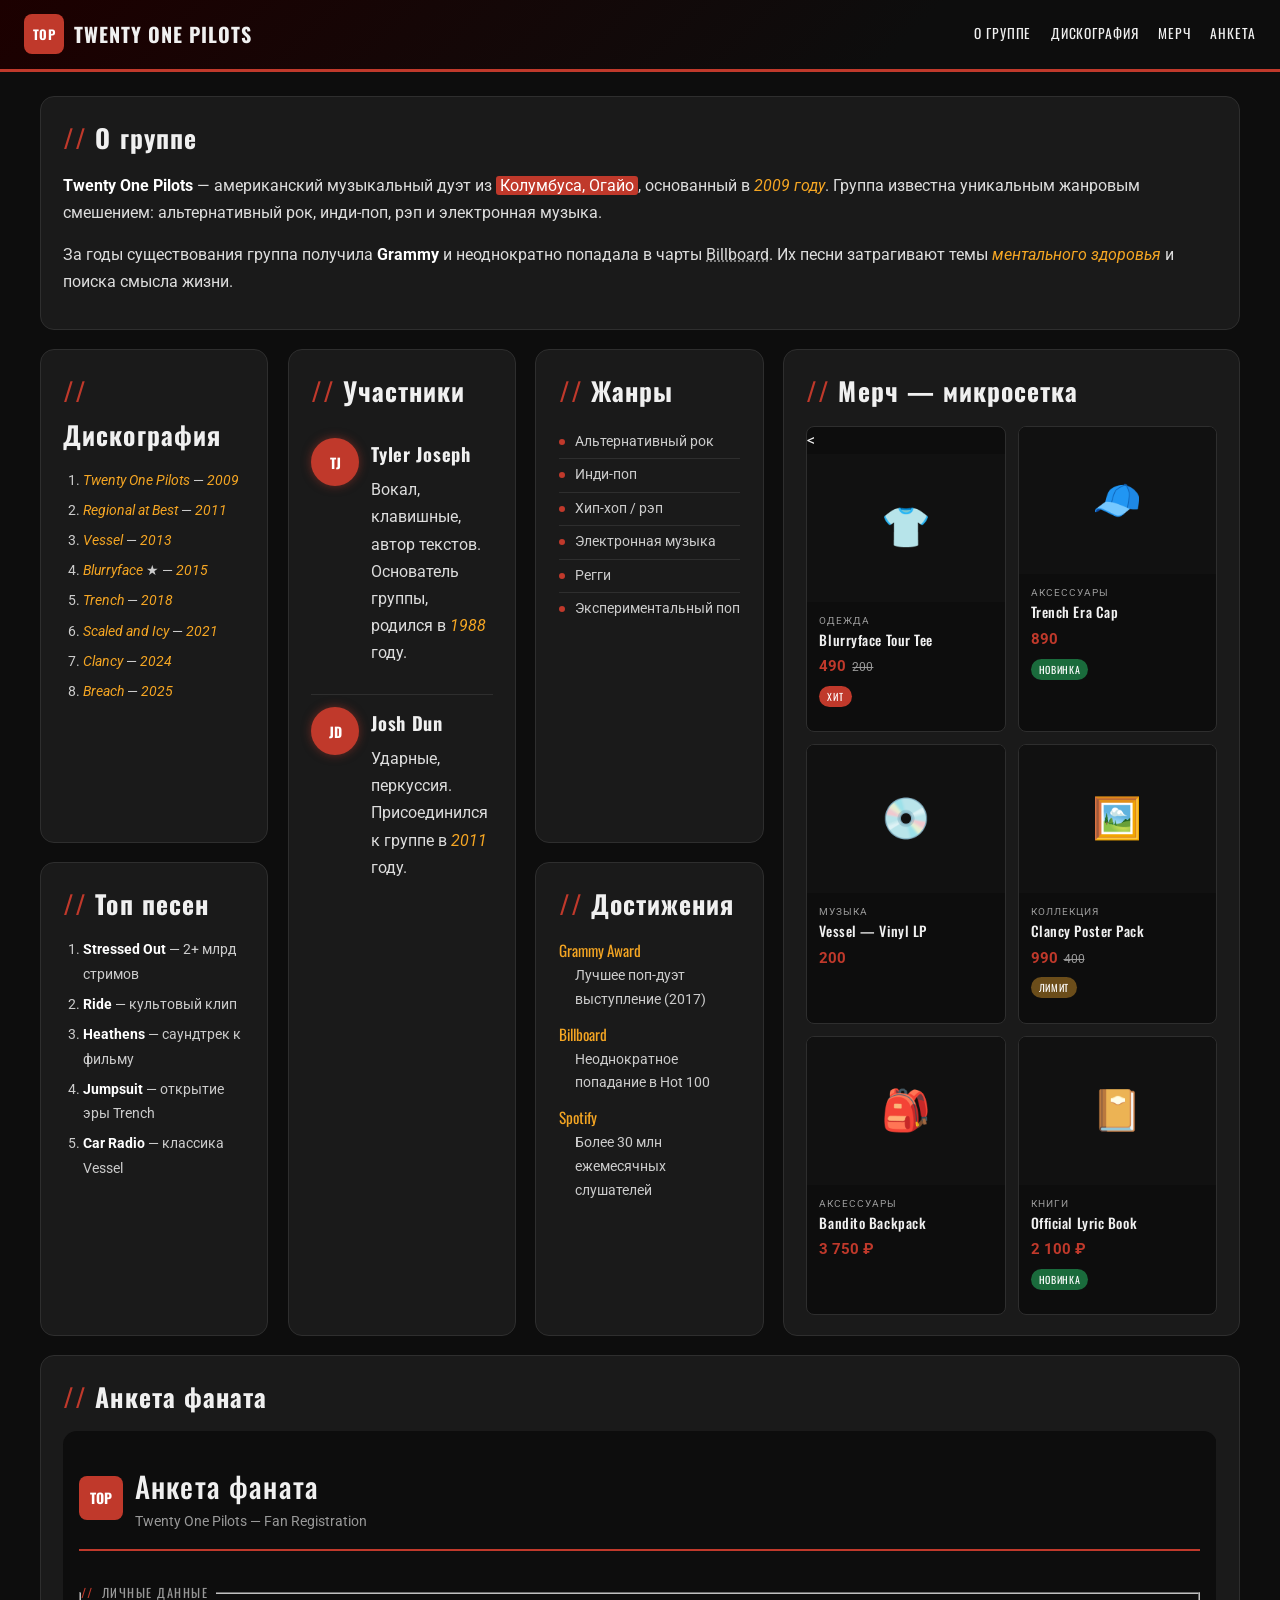
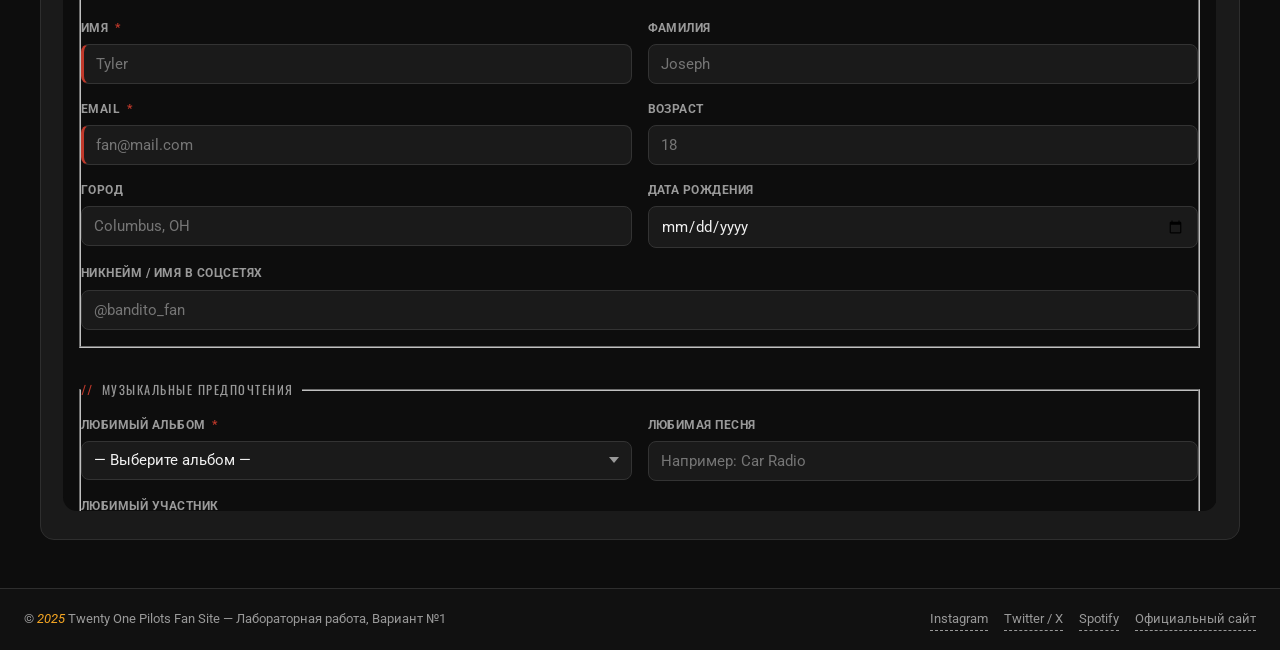
<file: псип/лр7/гриды/index4.html>
<!DOCTYPE html>
<!-- Вариант №1 — Задание 5: Адаптивный макет с контентом -->
<html lang="ru">
<head>
  <meta charset="UTF-8">
  <meta name="viewport" content="width=device-width, initial-scale=1.0">
  <meta name="keywords" content="Twenty One Pilots, Tyler Joseph, Josh Dun, музыка, фан-сайт, мерч">
  <meta name="description" content="Адаптивный фан-сайт группы Twenty One Pilots — анкета, мерч, дискография.">
  <title>Вариант №1 — Twenty One Pilots | Fan Site</title>

  <!-- Подключение Google Fonts -->
  <link rel="preconnect" href="https://fonts.googleapis.com">
  <link rel="preconnect" href="https://fonts.gstatic.com" crossorigin>
  <link href="https://fonts.googleapis.com/css2?family=Oswald:wght@400;500;700&family=Roboto:wght@400;700&display=swap" rel="stylesheet">

  <!-- Основной файл стилей -->
  <link rel="stylesheet" href="style4.css">
</head>

<body>

  <!--шапка  -->
  <header class="site-header">

 
    <input type="checkbox" id="burger-toggle" class="burger-toggle">

    <div class="header-inner">

      <!-- Логотип -->
      <a href="#" class="logo" aria-label="На главную">
        <span class="logo-badge">TOP</span>
        <span class="logo-text">Twenty One Pilots</span>
      </a>

     
      <label class="burger-label" for="burger-toggle" aria-label="Открыть меню">
        <span></span>
        <span></span>
        <span></span>
      </label>

      <!-- Горизонтальная навигация -->
      <nav class="main-nav" role="navigation" aria-label="Основная навигация">
        <a href="#about">О группе</a>
        <a href="#discography">Дискография</a>
        <a href="#merch">Мерч</a>
        <a href="#form">Анкета</a>
  
      </nav>

    </div><!-- /header-inner -->
  </header>
  <!-- /шапка -->

  <!-- основной контент -->
  <main class="site-main">

    <!-- БЛОК 1: О группе -->
    <section class="block block-about" id="about">
      <h2>О группе</h2>
      <p>
        <strong>Twenty One Pilots</strong> — американский музыкальный дуэт из
        <mark>Колумбуса, Огайо</mark>, основанный в <time datetime="2009">2009 году</time>.
        Группа известна уникальным жанровым смешением: альтернативный рок,
        инди-поп, рэп и электронная музыка.
      </p>
      <p>
        За годы существования группа получила <strong>Grammy</strong> и неоднократно
        попадала в чарты <abbr title="Billboard Hot 100">Billboard</abbr>.
        Их песни затрагивают темы <em>ментального здоровья</em> и поиска смысла жизни.
      </p>
    </section>

    <!-- сетка: блоки 1-2-3 / 4 / 5-6 (задание №1 образец) -->
    <div class="content-grid">

      <!-- Блок 1 -->
      <section class="block block-1" id="discography">
        <h2>Дискография</h2>
        <ol class="album-list">
          <li><em>Twenty One Pilots</em> — <time datetime="2009">2009</time></li>
          <li><em>Regional at Best</em> — <time datetime="2011">2011</time></li>
          <li><em>Vessel</em> — <time datetime="2013">2013</time></li>
          <li><em>Blurryface</em> ★ — <time datetime="2015">2015</time></li>
          <li><em>Trench</em> — <time datetime="2018">2018</time></li>
          <li><em>Scaled and Icy</em> — <time datetime="2021">2021</time></li>
          <li><em>Clancy</em> — <time datetime="2024">2024</time></li>
          <li><em>Breach</em> — <time datetime="2025">2025</time></li>
        </ol>
      </section>

      <!-- Блок 2 -->
      <section class="block block-2">
        <h2>Участники</h2>
        <article class="member-card">
         
          <div class="member-avatar" aria-label="Tyler Joseph">TJ</div>
          <div>
            <h3>Tyler Joseph</h3>
            <p>Вокал, клавишные, автор текстов. Основатель группы, родился в <time datetime="1988-12-01">1988</time> году.</p>
          </div>
        </article>
        <article class="member-card">
          <div class="member-avatar" aria-label="Josh Dun">JD</div>
          <div>
            <h3>Josh Dun</h3>
            <p>Ударные, перкуссия. Присоединился к группе в <time datetime="2011">2011</time> году.</p>
          </div>
        </article>
      </section>

      <!-- Блок 3 -->
      <section class="block block-3">
        <h2>Жанры</h2>
        <ul class="genre-list">
          <li>Альтернативный рок</li>
          <li>Инди-поп</li>
          <li>Хип-хоп / рэп</li>
          <li>Электронная музыка</li>
          <li>Регги</li>
          <li>Экспериментальный поп</li>
        </ul>
      </section>

      <!-- Блок 4 (широкий) -->
      <section class="block block-4" id="merch">
        <h2>Мерч — микросетка</h2>
        <!-- МИКРОСЕТКА карточек товара -->
        <div class="merch-grid">

          <article class="merch-card">
            <
            <div class="merch-img" role="img" aria-label="Blurryface Tour Tee">👕</div>
            <div class="merch-body">
              <p class="merch-category">Одежда</p>
              <h3 class="merch-name">Blurryface Tour Tee</h3>
              <div class="merch-meta">
                <span class="merch-price">490 </span>
                <s class="merch-price-old">200 </s>
              </div>
              <p class="merch-badge">Хит</p>
            </div>
          </article>

          <article class="merch-card">
            <div class="merch-img" role="img" aria-label="Trench Era Cap">🧢</div>
            <div class="merch-body">
              <p class="merch-category">Аксессуары</p>
              <h3 class="merch-name">Trench Era Cap</h3>
              <div class="merch-meta">
                <span class="merch-price">890</span>
              </div>
              <p class="merch-badge merch-badge--new">Новинка</p>
            </div>
          </article>

          <article class="merch-card">
            <div class="merch-img" role="img" aria-label="Vessel Vinyl LP">💿</div>
            <div class="merch-body">
              <p class="merch-category">Музыка</p>
              <h3 class="merch-name">Vessel — Vinyl LP</h3>
              <div class="merch-meta">
                <span class="merch-price">200</span>
              </div>
            </div>
          </article>

          <article class="merch-card">
            <div class="merch-img" role="img" aria-label="Clancy Poster Pack">🖼️</div>
            <div class="merch-body">
              <p class="merch-category">Коллекция</p>
              <h3 class="merch-name">Clancy Poster Pack</h3>
              <div class="merch-meta">
                <span class="merch-price">990</span>
                <s class="merch-price-old">400</s>
              </div>
              <p class="merch-badge merch-badge--limited">Лимит</p>
            </div>
          </article>

          <article class="merch-card">
            <div class="merch-img" role="img" aria-label="Bandito Backpack">🎒</div>
            <div class="merch-body">
              <p class="merch-category">Аксессуары</p>
              <h3 class="merch-name">Bandito Backpack</h3>
              <div class="merch-meta">
                <span class="merch-price">3 750 ₽</span>
              </div>
            </div>
          </article>

          <article class="merch-card">
            <div class="merch-img" role="img" aria-label="Official Lyric Book">📔</div>
            <div class="merch-body">
              <p class="merch-category">Книги</p>
              <h3 class="merch-name">Official Lyric Book</h3>
              <div class="merch-meta">
                <span class="merch-price">2 100 ₽</span>
              </div>
              <p class="merch-badge merch-badge--new">Новинка</p>
            </div>
          </article>

        </div><!-- /merch-grid -->
      </section>

      <!-- Блок 5 -->
      <section class="block block-5">
        <h2>Топ песен</h2>
        <ol class="top-songs">
          <li><strong>Stressed Out</strong> — 2+ млрд стримов</li>
          <li><strong>Ride</strong> — культовый клип</li>
          <li><strong>Heathens</strong> — саундтрек к фильму</li>
          <li><strong>Jumpsuit</strong> — открытие эры Trench</li>
          <li><strong>Car Radio</strong> — классика Vessel</li>
        </ol>
      </section>

      <!-- Блок 6 -->
      <section class="block block-6">
        <h2>Достижения</h2>
        <dl>
          <dt>Grammy Award</dt>
          <dd>Лучшее поп-дуэт выступление (2017)</dd>
          <dt>Billboard</dt>
          <dd>Неоднократное попадание в Hot 100</dd>
          <dt>Spotify</dt>
          <dd>Более 30 млн ежемесячных слушателей</dd>
        </dl>
      </section>

    </div><!-- /content-grid -->

    <!-- пользовательская форма  -->
    <section class="block block-form" id="form">
      <h2>Анкета фаната</h2>
      <!-- Форма встроена напрямую для семантичности; 
           см. также отдельный файл form.html -->
      <div class="form-embed">
        <iframe
          src="form.html"
          title="Анкета фаната Twenty One Pilots"
          width="100%"
          style="border:none; min-height: 680px;"
          loading="lazy">
        </iframe>
      </div>
    </section>

  </main>
  <!-- /оновной контент -->

  <!-- подвал -->
  <footer class="site-footer" role="contentinfo">
    <div class="footer-inner">

      <!-- Копирайт -->
      <p class="footer-copy">
        &copy; <time datetime="2025">2025</time> Twenty One Pilots Fan Site &mdash; Лабораторная работа, Вариант №1
      </p>

      <!-- Ссылки на соцсети -->
      <nav aria-label="Социальные сети" class="footer-social">
        <a href="https://www.instagram.com/twentyonepilots/" target="_blank" rel="noopener noreferrer">Instagram</a>
        <a href="https://twitter.com/twentyonepilots" target="_blank" rel="noopener noreferrer">Twitter / X</a>
        <a href="https://open.spotify.com/artist/3YQKmKGau1PzlVlkL1iodx" target="_blank" rel="noopener noreferrer">Spotify</a>
        <a href="https://www.twentyonepilots.com" target="_blank" rel="noopener noreferrer">Официальный сайт</a>
      </nav>

    </div>
  </footer>
  <!-- /подвал -->


</body>
</html>
</file>
<file: псип/пр1/style.css>
* {
  margin: 0;
  padding: 0;
  box-sizing: border-box;
}

body {
  font-family: 'Rubik', sans-serif;
  background: #F9FAFF;
  color: #363853;
}

img {
  max-width: 100%;
  display: block;
}

a {
  text-decoration: none;
}

.container {
    max-width: 1170px;
    width: 100%;
    margin: 0 auto;
    padding: 0 15px;
}

/* ================= HEADER ================= */

.header {
  padding: 30px 0;
}

.header-content {
  display: flex;
  align-items: center;
  justify-content: space-between;
}

.logo {
  font-size: 33px;
  font-weight: 500;
}

.logo span {
  color: #FF7A50;
}

.nav {
  display: flex;
  align-items: center;
  gap: 60px;
}

.nav a {
  color: #363853;
  transition: .3s;
}

.nav a:hover,
.nav .active {
  color: #FF7A50;
}

.header-actions {
  display: flex;
  align-items: center;
  gap: 20px;
}

.icon-btn {
  border: none;
  background: transparent;
  cursor: pointer;
  font-size: 20px;
  position: relative;
}

/* Стилизация картинок-иконок в шапке (поиск и корзина) */
.icon-btn img {
  width: 24px;
  height: 24px;
  object-fit: contain;
}

.cart-btn span {
  position: absolute;

  top: -8px;
  right: -8px;

  width: 18px;
  height: 18px;

  border-radius: 50%;

  background: #FF7A50;
  color: white;
  display: flex;
  align-items: center;
  justify-content: center;

  font-size: 10px;
}

.sign-btn,
.mobile-sign-btn {
  width: 120px;
  height: 50px;

  border: none;
  border-radius: 12px;
  background: #FF7A50;
  color: white;

  cursor: pointer;

  font-weight: 500;
}

  .mobile-sign-btn {
    display: none;
  }

  /* ================= BURGER ================= */

  .burger {
    width: 30px;
    height: 22px;

    display: none;
    flex-direction: column;
    justify-content: space-between;

    cursor: pointer;

    z-index: 1001;
  }

  .burger span {
    width: 100%;
    height: 3px;
    background: #363853;

    border-radius: 10px;

    transition: .3s;
  }

  .burger.active span:nth-child(1) {
    transform: rotate(45deg) translateY(13px);
  }

  .burger.active span:nth-child(2) {
    opacity: 0;
  }

  .burger.active span:nth-child(3) {
    transform: rotate(-45deg) translateY(-13px);
  }

  /* OVERLAY */

  .overlay {
    position: fixed;
    inset: 0;

    background: rgba(0,0,0,.5);

    opacity: 0;
    visibility: hidden;

    transition: .3s;

    z-index: 998;
  }

  .overlay.active {
    opacity: 1;
    visibility: visible;
  }

/* ================= HERO ================= */

.hero {
    padding: 40px 0 120px;
}

.hero-content {
    display: flex;
    align-items: center;
    justify-content: space-between;
    gap: 40px;
}

.hero-text {
    max-width: 530px;
}

.hero-text h1 {
    font-size: 72px;
    line-height: 85px;
    font-weight: 500;
    text-transform: capitalize;
    margin-bottom: 23px;
}

.hero-text h1 span {
  color: #FF7A50;
}

.hero-text p {
  font-size: 20px;
  line-height: 38px;

  margin-bottom: 45px;
}

.hero-buttons {
  display: flex;
  align-items: center;
  gap: 30px;
}

.btn {
  padding: 17px 30px;

  border-radius: 12px;

  background: #FF7A50;
  color: white;

  display: inline-block;
}

.download-link {
  color: #363853;
}

.hero-image img {
    width: 100%;
    max-width: 680px;
    position: relative;
}
  
/* ================= SECTION TITLE ================= */

.section-title {
  text-align: center;

  font-size: 36px;

  margin-bottom: 55px;
}

.section-title span {
  color: #FF7A50;
}

/* ================= CATEGORIES ================= */

.categories {
  padding-bottom: 120px;
}

.category-tabs {
  display: flex;
  justify-content: center;
  gap: 18px;

  margin-bottom: 50px;
}

.tab {
    min-width: 180px;
    height: 70px;
    padding: 0 20px;
    font-size: 20px;
    font-weight: 400;

  border: 1px solid #eee;
  border-radius: 10px;

  background: white;

  cursor: pointer;

  transition: .3s;
  
  /* Добавлено для выравнивания новой иконки и текста по центру */
  display: inline-flex;
  align-items: center;
  justify-content: center;
  gap: 10px;
}

/* Стилизация картинок внутри табов-категорий */
.tab img {
  width: 24px;
  height: 24px;
  object-fit: contain;
}

.tab.active,
.tab:hover {
  background: #FF7A50;
  color: white;
}

/* Изменяем цвет иконки на белый при ховере/активности (если используешь SVG-маску или инверсию), 
   либо твоя иконка сразу должна быть нужного цвета */
.tab.active img,
.tab:hover img {
  filter: brightness(0) invert(1);
}

.food-grid {
  display: grid;
  grid-template-columns: repeat(5,1fr);

  gap: 25px;
}

.food-card {
    box-shadow: 0 4px 30px rgba(0,0,0,.04);
    padding: 20px; /* Добавил внутренний отступ, чтобы карточки не слипались */
    background: white;
    border-radius: 20px;
    text-align: center;
    transition: .3s;
}

.food-card h3 {
    font-size: 15px;
    line-height: 22px;
    min-height: 44px;
}

.food-card:hover {
  transform: translateY(-10px);
}

.food-card img {
  width: 140px;
  height: 140px;

  object-fit: contain;

  margin: auto;
}

.food-card h3 {
  margin: 18px 0 10px;
}

.stars {
  color: #FFC107;
  margin-bottom: 10px;
  font-size: 18px;
  letter-spacing: 2px; /* Небольшой зазор между текстовыми звездами */
}

.food-card span {
  display: block;

  margin-bottom: 15px;
}

.food-card button {
  width: 110px;
  height: 35px;

  border: none;
  border-radius: 6px;
  background: #FF7A50;
  color: white;

  cursor: pointer;
}

/* ================= FEATURES ================= */

.features {
  padding: 140px 0;
}

.features-content {
  display: flex;
  align-items: center;
  justify-content: space-between;
  gap: 50px;
}

.features-image img {
 width: 100%;
    max-width: 620px;
}

.features-text {
  width: 540px;
}

.features-text h2 {
  font-size: 36px;
  line-height: 50px;
  font-weight: 500;

  margin-bottom: 30px;
}

.features-text h2 span {
  color: #FF7A50;
}

.features-text p {
  font-size: 20px;
  line-height: 36px;

  color: rgba(54, 56, 83, 0.9);
  margin-bottom: 30px;
}

.features-text ul {
  margin-bottom: 45px;
}

.features-text li {
  list-style: none;

  font-size: 24px;

  margin-bottom: 22px;

  display: flex;
  align-items: center;
  gap: 15px;
}

/* ВАЖНО: Старый селектор li::before удален, так как мы используем настоящий тег img */
.features-text li img {
  width: 24px;
  height: 24px;
  object-fit: contain;
}

.features .btn {
  width: 176px;
  height: 58px;
  border-radius: 30px 30px 1px 30px;

  display: flex;
  align-items: center;
  justify-content: center;

  font-size: 20px;
}

/* ================= RESTAURANTS ================= */

.restaurants {
  padding-bottom: 140px;
}

.restaurant-grid {
  display: grid;
  grid-template-columns: repeat(3, 1fr);

  gap: 45px 30px;
}

.restaurant-card {
  background: white;

  border-radius: 25px;

  overflow: hidden;

  box-shadow: 0 8px 25px rgba(0,0,0,0.04);

  transition: .3s;
}

.restaurant-card:hover {
  transform: translateY(-10px);
}

.restaurant-card img {
  width: 100%;
  height: 230px;
  object-fit: cover;
}

.restaurant-info {
  padding: 22px 25px 25px;
}

.restaurant-info h3 {
  font-size: 24px;
  font-weight: 400;

  margin-bottom: 18px;
}

.restaurant-bottom {
  display: flex;
  align-items: center;
  justify-content: space-between;
}

.restaurant-bottom span {
  font-size: 18px;
  color: rgba(54, 56, 83, 0.9);
  
  /* Для выравнивания новой иконки часов с текстом времени */
  display: inline-flex;
  align-items: center;
  gap: 8px;
}

/* Картинка часов */
.restaurant-bottom span img {
  width: 20px;
  height: 20px;
  object-fit: contain;
}

.restaurant-bottom button {
  width: 80px;
  height: 33px;

  border: none;

  border-radius: 20px 20px 0 20px;

  background: #FF7A50;
  color: white;

  cursor: pointer;

  transition: .3s;
  
  /* Позиционируем стрелочку-картинку ровно по центру кнопки */
  display: inline-flex;
  align-items: center;
  justify-content: center;
}

/* Стрелочка внутри кнопки ресторана */
.restaurant-bottom button img {
  width: 16px;
  height: 16px;
  object-fit: contain;
}

.restaurant-bottom button:hover {
  background: #ff6838;
}

/* ================= MOBILE APP ================= */

.mobile-app {
  padding-bottom: 140px;
}

.mobile-content {
  display: flex;
  align-items: center;
  justify-content: space-between;
  gap: 80px;
}

.mobile-text {
  width: 540px;
}

.mobile-text h2 {
  font-size: 36px;
  line-height: 50px;
  font-weight: 500;

  margin-bottom: 30px;
}

.mobile-text span {
  color: #FF7A50;
}

.mobile-text p {
  font-size: 20px;
  line-height: 30px;

  color: rgba(54, 56, 83, 0.9);
  margin-bottom: 35px;
}

.app-buttons {
  display: flex;
  align-items: center;
  gap: 20px;
}

.app-buttons img {
  width: 180px;

  cursor: pointer;
  transition: .3s;
}

.app-buttons img:hover {
  transform: scale(1.05);
}

.mobile-image img {
    width: 100%;
    max-width: 620px;
}

/* ================= TESTIMONIAL ================= */

.testimonial {
  padding-bottom: 140px;
}

.testimonial-box {
  display: flex;
  align-items: center;
  justify-content: center;

  gap: 60px;
}

.testimonial-box img {
 width: 320px;
    height: auto;

  object-fit: cover;

  border-radius: 25px;
}

.testimonial-text {
  width: 540px;

  position: relative;
}

.testimonial-text p {
  font-size: 20px;
  line-height: 38px;

  color: rgba(54, 56, 83, 0.9);

  margin-bottom: 40px;

  position: relative;
}

.testimonial-text p::before {
  content: "“";

  position: absolute;

  left: -35px;
  top: -10px;

  font-size: 80px;

  color: #FF7A50;
}

.testimonial-text p::after {
  content: "”";
  position: absolute;

  right: -20px;
  bottom: -40px;

  font-size: 80px;

  color: #FF7A50;
}

.testimonial-text h4 {
  font-size: 20px;
  font-weight: 500;

  color: #FF7A50;
  margin-bottom: 10px;
}

.testimonial-text span {
  color: rgba(170, 170, 170, 1);
}

.testimonial-arrow {
  width: 48px;
  height: 48px;

  border: none;
  border-radius: 50%;

  background: white;

  box-shadow: 0 4px 12px rgba(0,0,0,0.08);

  cursor: pointer;

  transition: .3s;
  
  /* Центрирование стрелочек-картинок */
  display: inline-flex;
  align-items: center;
  justify-content: center;
}

/* Картинки стрелок влево/вправо в отзывах */
.testimonial-arrow img {
  width: 16px;
  height: 16px;
  object-fit: contain;
}

.testimonial-arrow:hover {
  background: #FF7A50;
}

/* Если при наведении на кнопку стрелка должна становиться белой */
.testimonial-arrow:hover img {
  filter: brightness(0) invert(1);
}

/* ================= SUBSCRIBE ================= */

.subscribe {
  padding-bottom: 120px;
}

.subscribe-box {
  background: #FF7A50;

  border-radius: 30px;
  padding: 60px 120px;

  text-align: center;

  color: white;
}

.subscribe-box h2 {
  font-size: 40px;
  font-weight: 500;

  margin-bottom: 12px;
}

.subscribe-box p {
  font-size: 16px;

  margin-bottom: 35px;
}

.subscribe-form {
  position: relative;
}

.subscribe-form input {
  width: 100%;
  height: 78px;

  border: none;
  border-radius: 70px;

  padding: 0 220px 0 30px;

  font-size: 18px;

  outline: none;
}

.subscribe-form button {
  position: absolute;

  top: 9px;
  right: 9px;

  width: 190px;
  height: 60px;

  border: none;
  border-radius: 70px;

  background: #FF7A50;
  color: white;

  font-size: 18px;
  font-weight: 500;

  cursor: pointer;
}

/* ================= FOOTER ================= */

.footer {
  padding-bottom: 40px;
}

.footer-content {
  display: flex;
  justify-content: space-between;
  gap: 80px;

  padding-bottom: 60px;

  border-bottom: 1px solid rgba(150, 150, 150, 0.2);
}

.footer-left {
  width: 260px;
}

.footer-left .logo {
  margin-bottom: 25px;
}

.footer-left p {
  margin-bottom: 18px;
  color: rgba(54, 56, 83, 0.9);
  
  /* Ровно выстраиваем новые иконки контактов с текстом */
  display: flex;
  align-items: center;
  gap: 10px;
}

/* Иконки телефона, почты и маркера в футере */
.footer-left p img {
  width: 18px;
  height: 18px;
  object-fit: contain;
}

.footer-links {
  display: flex;
  gap: 120px;
}

.footer-links h4 {
  font-size: 18px;
  font-weight: 500;
  margin-bottom: 28px;
}

.footer-links div {
  display: flex;
  flex-direction: column;
}

.footer-links a {
  color: rgba(54, 56, 83, 0.9);
  margin-bottom: 18px;

  transition: .3s;
}

.footer-links a:hover {
  color: #FF7A50;
}

/* Соцсети в футере */
.socials {
  display: flex;
  gap: 15px;
  margin-top: 20px;
}

.socials a img {
  width: 36px;
  height: 36px;
  object-fit: contain;
}

/* ================= FOOTER BOTTOM ================= */

.footer-bottom {
  padding: 28px 0;
}

.footer-bottom-content {
  display: flex;
  align-items: center;
  justify-content: space-between;
}

.footer-bottom p {
  font-size: 14px;
  color: rgba(100, 100, 100, 1);
}

.footer-bottom-links {
  display: flex;
  gap: 35px;
}

.footer-bottom-links a {
  font-size: 14px;
  color: rgba(100, 100, 100, 1);

  transition: .3s;
}

.footer-bottom-links a:hover {
  color: #FF7A50;
}

/* ================= MOBILE & ADAPTIVE ================= */

@media (max-width:1200px){
  .container{
    max-width:1000px;
  }

  .hero-text h1{
    font-size:58px;
    line-height:70px;
  }

  .hero-image img{
    max-width:550px;
  }

  .food-grid{
    grid-template-columns:repeat(3,1fr);
  }

  .restaurant-grid{
    grid-template-columns:repeat(2,1fr);
  }
}

@media (max-width:992px){
  .container{
    max-width:760px;
  }

  .hero-content,
  .features-content,
  .mobile-content,
  .testimonial-box{
    flex-direction:column;
    text-align:center;
  }

  .hero-text,
  .features-text,
  .mobile-text,
  .testimonial-text{
    width:100%;
    max-width:100%;
  }

  .hero-buttons{
    justify-content:center;
  }

  .features-text ul{
    display:inline-block;
    text-align:left;
  }

  .food-grid{
    grid-template-columns:repeat(2,1fr);
  }

  .restaurant-grid{
    grid-template-columns:repeat(2,1fr);
  }

  .footer-content{
    flex-direction:column;
    gap:50px;
  }

  .footer-links{
    width:100%;
    justify-content:space-between;
    gap:40px;
    flex-wrap:wrap;
  }
}

@media (max-width:768px) {
  .footer-bottom-content {
    flex-direction: column;
    gap: 20px;
    text-align: center;
  }

  .footer-bottom-links {
    flex-wrap: wrap;
    justify-content: center;
    gap: 20px;
  }

  .burger{
    display:flex;
  }

  .desktop-btn{
    display:none;
  }

  .mobile-sign-btn{
    display:block;
    margin-top:20px;
  }

  .nav{
    position:fixed;
    top:0;
    right:-100%;
    width:280px;
    height:100vh;

    background:#fff;
    flex-direction:column;
    justify-content:center;
    gap:30px;

    box-shadow:-5px 0 20px rgba(0,0,0,.08);
    transition:.3s;
    z-index:999;
  }

  .nav.active{
    right:0;
  }

  .hero{
    padding:30px 0 80px;
  }

  .hero-text h1{
    font-size:42px;
    line-height:55px;
  }

  .hero-text p{
    font-size:18px;
    line-height:32px;
  }

  .section-title{
    font-size:30px;
  }

  .category-tabs{
    flex-wrap:wrap;
  }

  .tab{
    width:calc(50% - 10px);
  }

  .food-grid{
    grid-template-columns:1fr;
  }

  .restaurant-grid{
    grid-template-columns:1fr;
  }

  .testimonial-box{
    gap:30px;
  }

  .testimonial-box img{
    width:280px;
  }

  .testimonial-arrow{
    width:40px;
    height:40px;
  }

  .subscribe-box{
    padding:40px 25px;
  }

  .subscribe-box h2{
    font-size:30px;
  }

  .subscribe-form input{
    height:65px;
    padding:0 20px;
  }

  .subscribe-form button{
    position:static;
    width:100%;
    margin-top:15px;
  }
}

@media (max-width:576px){
  .logo{
    font-size:28px;
  }

  .header-actions{
    gap:12px;
  }

  .hero-text h1{
    font-size:36px;
    line-height:48px;
  }

  .hero-text p{
    font-size:16px;
    line-height:28px;
  }

  .hero-buttons{
    flex-direction:column;
    gap:20px;
  }

  .btn{
    width:100%;
    text-align:center;
  }

  .tab{
    width:100%;
  }

  .food-card{
    padding:20px 15px;
  }

  .restaurant-info h3{
    font-size:20px;
  }

  .restaurant-bottom{
    flex-direction:column;
    align-items:flex-start;
    gap:15px;
  }

  .mobile-text h2,
  .features-text h2{
    font-size:30px;
    line-height:40px;
  }

  .mobile-text p,
  .features-text p{
    font-size:16px;
    line-height:28px;
  }

  .features-text li{
    font-size:18px;
  }

  .testimonial-text p{
    font-size:18px;
    line-height:34px;
  }

  .footer-links{
    flex-direction:column;
    gap:30px;
  }

  .footer-bottom-content{
    flex-direction:column;
    gap:15px;
  }

  .footer-bottom-links{
    flex-wrap:wrap;
    justify-content:center;
    gap:15px;
  }
/* Уменьшение отступов между блоками */

.hero {
  padding: 40px 0 60px; 
}

.categories {
  padding-bottom: 60px; 
}

.features {
  padding: 60px 0; 
}

.restaurants {
  padding-bottom: 60px; 
}

.mobile-app {
  padding-bottom: 60px; 
}

.testimonial {
  padding-bottom: 60px; 
}

.subscribe {
  padding-bottom: 60px;
}
/* Две колонки в футере на мобильных */
@media (max-width: 576px) {
  .footer-links {
    display: grid;
    grid-template-columns: 1fr 1fr;
    gap: 30px 20px; 
    text-align: left;
  }
}
}
/* Закрепление шапки */
.header {
  position: fixed;
  top: 0;
  left: 0;
  width: 100%;
  background-color: #F9FAFF;
  z-index: 997; 
  padding: 20px 0; 
  box-shadow: 0 2px 10px rgba(0,0,0,0.05);
}


body {
  padding-top: 100px; 
}
</file>
<file: псип/лр7/гриды/style4.css>
/*
  style4.css — Основной CSS для задания №5 (адаптивный макет с контентом)
  Вариант №0 | Twenty One Pilots Fan Site
  Верстка: Flexbox + CSS Grid
*/

/* ============================================================
   CSS-переменные
   ============================================================ */
:root {
  --clr-bg:      #0d0d0d;   /* фон страницы */
  --clr-surface: #1a1a1a;   /* фон карточек */
  --clr-accent:  #c0392b;   /* красный акцент */
  --clr-accent2: #f5a623;   /* золотой акцент */
  --clr-text:    #f0f0f0;   /* основной текст */
  --clr-muted:   #999;      /* второстепенный текст */
  --clr-border:  #2e2e2e;   /* границы блоков */
  --font-head:   'Oswald', sans-serif;
  --font-body:   'Roboto', sans-serif;
  --radius:      8px;
  --radius-lg:   14px;
  --gap:         1.2rem;
}

/* ============================================================
   Сброс и базовые тег-стили
   ============================================================ */
*, *::before, *::after { box-sizing: border-box; margin: 0; padding: 0; }

body {
  background: var(--clr-bg);
  color: var(--clr-text);
  font-family: var(--font-body);
  font-size: 16px;
  line-height: 1.7;
  min-height: 100vh;
  display: flex;
  flex-direction: column;
}

/* Гибкие изображения — всегда масштабируются */
img {
  max-width: 100%;
  height: auto;
  display: block;
}

/* Гибкие шрифты заголовков */
h1 { font-size: clamp(1.6rem, 4vw, 2.8rem); }
h2 { font-size: clamp(1.1rem, 2.5vw, 1.6rem); margin-bottom: 0.8rem; }
h3 { font-size: clamp(0.95rem, 2vw, 1.15rem); margin-bottom: 0.4rem; }

h1, h2, h3 {
  font-family: var(--font-head);
  letter-spacing: 0.04em;
  color: var(--clr-text);
}

/* Декоратор "//" перед заголовками секций */
h2::before { content: '// '; color: var(--clr-accent); }

p  { margin-bottom: 0.9rem; color: #ddd; }
a  { color: var(--clr-accent2); text-decoration: none; transition: color 0.2s; }
a:hover { color: #fff; }
em { color: var(--clr-accent2); }
strong { color: #fff; }
mark {
  background: var(--clr-accent);
  color: #fff;
  padding: 0 4px;
  border-radius: 3px;
}
abbr { text-decoration: underline dotted var(--clr-muted); cursor: help; }
s, del { color: var(--clr-muted); }
time { color: var(--clr-accent2); font-style: italic; }

/* ============================================================
   ШАПКА
   ============================================================ */
.site-header {
  background: linear-gradient(135deg, #1c0000 0%, #0d0d0d 70%);
  border-bottom: 3px solid var(--clr-accent);
  position: sticky;
  top: 0;
  z-index: 100;
}

.header-inner {
  max-width: 1280px;
  margin: 0 auto;
  padding: 0.9rem 1.5rem;
  display: flex;
  align-items: center;
  justify-content: space-between;
  gap: 1rem;
}

/* Логотип */
.logo {
  display: flex;
  align-items: center;
  gap: 10px;
  color: var(--clr-text);
  text-decoration: none;
  flex-shrink: 0;
}

.logo-badge {
  background: var(--clr-accent);
  color: #fff;
  font-family: var(--font-head);
  font-size: 13px;
  font-weight: 700;
  width: 40px;
  height: 40px;
  display: flex;
  align-items: center;
  justify-content: center;
  border-radius: var(--radius);
  letter-spacing: 0.04em;
}

.logo-text {
  font-family: var(--font-head);
  font-size: clamp(0.9rem, 2vw, 1.25rem);
  font-weight: 700;
  letter-spacing: 0.05em;
  text-transform: uppercase;
}

/* Навигация */
.main-nav {
  display: flex;
  align-items: center;
  gap: 0.2rem 1.2rem;
  flex-wrap: wrap;
}

.main-nav a {
  font-family: var(--font-head);
  font-size: 0.85rem;
  letter-spacing: 0.07em;
  text-transform: uppercase;
  color: var(--clr-text);
  padding: 4px 0;
  border-bottom: 2px solid transparent;
  transition: color 0.2s, border-color 0.2s;
}

.main-nav a:hover {
  color: var(--clr-accent);
  border-bottom-color: var(--clr-accent);
}

/* ---- CSS-бургер без JS ---- */

/* Скрываем нативный чекбокс — он нужен только для хранения состояния */
.burger-toggle { display: none; }

/* Лейбл-кнопка — скрыта на десктопе, появляется только на мобильных */
.burger-label {
  display: none;
  flex-direction: column;
  gap: 5px;
  cursor: pointer;
  padding: 6px;
  border-radius: var(--radius);
  flex-shrink: 0;
}

.burger-label span {
  display: block;
  width: 24px;
  height: 2px;
  background: var(--clr-text);
  border-radius: 2px;
  transition: transform 0.3s, opacity 0.3s;
  transform-origin: center;
}

/*
  Анимация в крестик через селектор ~:
  .burger-toggle — чекбокс стоит до .header-inner в DOM,
  поэтому ~ находит его соседа .header-inner,
  а внутри него — .burger-label span.
*/
.burger-toggle:checked ~ .header-inner .burger-label span:nth-child(1) {
  transform: translateY(7px) rotate(45deg);
}
.burger-toggle:checked ~ .header-inner .burger-label span:nth-child(2) {
  opacity: 0;
  transform: scaleX(0);
}
.burger-toggle:checked ~ .header-inner .burger-label span:nth-child(3) {
  transform: translateY(-7px) rotate(-45deg);
}

/* ============================================================
   ОСНОВНОЙ КОНТЕНТ
   ============================================================ */
.site-main {
  flex: 1;
  max-width: 1280px;
  width: 100%;
  margin: 0 auto;
  padding: 1.5rem 1.5rem 3rem;
}

/* ---- Блок "О группе" ---- */
.block-about {
  background: var(--clr-surface);
  border-left: 4px solid var(--clr-accent);
  border-radius: 0 var(--radius-lg) var(--radius-lg) 0;
  padding: 1.5rem 1.8rem;
  margin-bottom: var(--gap);
}

/* ============================================================
   СЕТКА БЛОКОВ (задание №1 образец: 1/2/3 + 4 + 5/6)
   Десктоп: 3 колонки — левые 3 блока, широкий 4, правые 2
   ============================================================ */
.content-grid {
  display: grid;
  /* 3 узких колонки слева, 1 широкая справа */
  grid-template-columns: repeat(3, 1fr) 2fr;
  grid-template-rows: auto auto;
  gap: var(--gap);
  margin-bottom: var(--gap);
}

/* Блок 1 — дискография */
.block-1 { grid-column: 1; grid-row: 1; }

/* Блок 2 — участники */
.block-2 { grid-column: 2; grid-row: 1 / 3; }

/* Блок 3 — жанры */
.block-3 { grid-column: 3; grid-row: 1; }

/* Блок 4 — мерч (широкий, занимает всю правую колонку) */
.block-4 { grid-column: 4; grid-row: 1 / 3; }

/* Блок 5 — топ песен */
.block-5 { grid-column: 1; grid-row: 2; }

/* Блок 6 — достижения */
.block-6 { grid-column: 3; grid-row: 2; }

/* Общий вид всех блоков */
.block {
  background: var(--clr-surface);
  border: 1px solid var(--clr-border);
  border-radius: var(--radius-lg);
  padding: 1.2rem 1.4rem;
  overflow: hidden;   /* устойчивость к переполнению */
}

/* ============================================================
   КАРТОЧКИ УЧАСТНИКОВ
   ============================================================ */
.member-card {
  display: flex;
  align-items: flex-start;
  gap: 12px;
  padding: 0.8rem 0;
  border-bottom: 1px solid var(--clr-border);
}

.member-card:last-child { border-bottom: none; }

/* Аватар-заглушка */
.member-avatar {
  width: 48px;
  height: 48px;
  border-radius: 50%;
  background: var(--clr-accent);
  color: #fff;
  font-family: var(--font-head);
  font-size: 14px;
  font-weight: 700;
  display: flex;
  align-items: center;
  justify-content: center;
  flex-shrink: 0;
  box-shadow: 0 0 10px rgba(192,57,43,0.5);
}

/* ============================================================
   СПИСКИ
   ============================================================ */
.album-list, .top-songs {
  padding-left: 1.2rem;
}

.album-list li,
.top-songs li {
  margin-bottom: 0.35rem;
  font-size: 0.9rem;
  color: #ccc;
}

.genre-list {
  list-style: none;
  padding: 0;
}

.genre-list li {
  padding: 4px 0 4px 1rem;
  position: relative;
  font-size: 0.9rem;
  color: #ccc;
  border-bottom: 1px solid var(--clr-border);
}

.genre-list li:last-child { border-bottom: none; }

.genre-list li::before {
  content: '';
  position: absolute;
  left: 0;
  top: 50%;
  transform: translateY(-50%);
  width: 6px;
  height: 6px;
  border-radius: 50%;
  background: var(--clr-accent);
}

/* dl — достижения */
dl dt {
  font-family: var(--font-head);
  color: var(--clr-accent2);
  font-size: 0.95rem;
  margin-top: 0.6rem;
}

dl dd {
  margin-left: 1rem;
  color: #ccc;
  font-size: 0.88rem;
}

/* ============================================================
   МИКРОСЕТКА МЕРЧА
   ============================================================ */
.merch-grid {
  display: grid;
  grid-template-columns: repeat(auto-fit, minmax(160px, 1fr));
  gap: 12px;
  margin-top: 0.8rem;
}

.merch-card {
  background: var(--clr-bg);
  border: 1px solid var(--clr-border);
  border-radius: var(--radius);
  overflow: hidden;
  transition: border-color 0.2s, transform 0.2s;
}

.merch-card:hover {
  border-color: var(--clr-accent);
  transform: translateY(-3px);
}

/* Изображение / иконка-заглушка */
.merch-img {
  aspect-ratio: 4 / 3;
  background: #111;
  display: flex;
  align-items: center;
  justify-content: center;
  font-size: 2.5rem;
  position: relative;
}

.merch-body {
  padding: 10px 12px;
}

.merch-category {
  font-size: 10px;
  letter-spacing: 0.1em;
  text-transform: uppercase;
  color: var(--clr-muted);
  margin-bottom: 3px;
}

.merch-name {
  font-family: var(--font-head);
  font-size: 14px;
  font-weight: 500;
  color: var(--clr-text);
  margin-bottom: 6px;
  line-height: 1.2;
}

.merch-meta {
  display: flex;
  align-items: baseline;
  gap: 6px;
}

.merch-price {
  font-size: 15px;
  font-weight: 700;
  color: var(--clr-accent);
}

.merch-price-old {
  font-size: 12px;
  color: var(--clr-muted);
}

/* Бейджи */
.merch-badge {
  display: inline-block;
  margin-top: 6px;
  padding: 2px 8px;
  border-radius: 99px;
  font-size: 10px;
  font-family: var(--font-head);
  letter-spacing: 0.07em;
  text-transform: uppercase;
  background: var(--clr-accent);
  color: #fff;
}

.merch-badge--new     { background: #1a6b3c; }
.merch-badge--limited { background: #6b4d1a; }

/* ============================================================
   IFRAME с формой
   ============================================================ */
.block-form { margin-top: var(--gap); }

.form-embed iframe {
  border-radius: var(--radius-lg);
  border: 1px solid var(--clr-border);
  width: 100%;
  min-height: 700px;
}

/* ============================================================
   ПОДВАЛ
   ============================================================ */
.site-footer {
  background: #111;
  border-top: 1px solid var(--clr-border);
  padding: 1.2rem 1.5rem;
  margin-top: auto;
}

.footer-inner {
  max-width: 1280px;
  margin: 0 auto;
  display: flex;
  align-items: center;
  justify-content: space-between;
  flex-wrap: wrap;
  gap: 0.8rem;
}

.footer-copy {
  font-size: 0.82rem;
  color: var(--clr-muted);
  margin: 0;
}

/* Ссылки соцсетей в подвале */
.footer-social {
  display: flex;
  gap: 1rem;
  flex-wrap: wrap;
}

.footer-social a {
  font-size: 0.82rem;
  color: var(--clr-muted);
  border-bottom: 1px dashed var(--clr-muted);
  transition: color 0.2s, border-color 0.2s;
}

.footer-social a:hover { color: var(--clr-accent2); border-color: var(--clr-accent2); }

/* ============================================================
   АДАПТИВНОСТЬ
   ============================================================ */

/* ---- Большие экраны 1201px+ ---- */
@media (min-width: 1201px) {
  .site-main { padding-left: 2.5rem; padding-right: 2.5rem; }
}

/* ---- 1025px–1200px: большие экраны ---- */
@media (max-width: 1200px) {
  .content-grid {
    grid-template-columns: repeat(3, 1fr);
    grid-template-rows: auto auto auto;
  }
  .block-1 { grid-column: 1; grid-row: 1; }
  .block-2 { grid-column: 2; grid-row: 1; }
  .block-3 { grid-column: 3; grid-row: 1; }
  .block-4 { grid-column: 1 / -1; grid-row: 2; } /* весь ряд */
  .block-5 { grid-column: 1; grid-row: 3; }
  .block-6 { grid-column: 2; grid-row: 3; }
}

/* ---- 769px–1024px: ноутбуки ---- */
@media (max-width: 1024px) {
  .content-grid {
    grid-template-columns: 1fr 1fr;
    grid-template-rows: auto;
  }
  .block-1 { grid-column: 1; grid-row: 1; }
  .block-2 { grid-column: 2; grid-row: 1; }
  .block-3 { grid-column: 1; grid-row: 2; }
  .block-4 { grid-column: 1 / -1; grid-row: 3; }
  .block-5 { grid-column: 1; grid-row: 4; }
  .block-6 { grid-column: 2; grid-row: 4; }
}

/* ---- 481px–768px: планшеты ---- */
@media (max-width: 768px) {

  /* Показываем кнопку-бургер */
  .burger-label { display: flex; }

  /* Шапка — relative, чтобы выпадающее меню позиционировалось под ней */
  .site-header { position: relative; }

  /*
    Меню по умолчанию скрыто через max-height: 0.
    Используем max-height вместо display:none —
    это позволяет добавить плавную CSS-анимацию.
  */
  .main-nav {
    max-height: 0;
    overflow: hidden;
    position: absolute;
    top: 100%;
    left: 0;
    right: 0;
    flex-direction: column;
    align-items: flex-start;
    background: #111;
    border-top: 2px solid var(--clr-accent);
    padding: 0 1.5rem;
    gap: 0;
    z-index: 200;
    transition: max-height 0.35s ease, padding 0.35s ease;
  }

  .main-nav a {
    padding: 10px 0;
    width: 100%;
    border-bottom: 1px solid var(--clr-border);
  }

  .main-nav a:last-child { border-bottom: none; }

  /*
    Когда чекбокс отмечен — раскрываем меню.
    Селектор читается так:
    "чекбокс .burger-toggle в состоянии :checked,
     затем его сосед .header-inner,
     внутри которого .main-nav"
  */
  .burger-toggle:checked ~ .header-inner .main-nav {
    max-height: 320px;
    padding: 0.4rem 1.5rem 0.8rem;
  }

  /* Планшетная сетка */
  .content-grid {
    grid-template-columns: 1fr 1fr;
  }
  .block-1 { grid-column: 1; grid-row: 1; }
  .block-2 { grid-column: 2; grid-row: 1 / 3; }
  .block-3 { grid-column: 1; grid-row: 2; }
  .block-4 { grid-column: 1 / -1; grid-row: 3; }
  .block-5 { grid-column: 1; grid-row: 4; }
  .block-6 { grid-column: 2; grid-row: 4; }
}

/* ---- до 480px: мобильные устройства ---- */
@media (max-width: 480px) {
  .site-main { padding: 1rem 0.8rem 2rem; }

  /* Все блоки в один столбец */
  .content-grid {
    grid-template-columns: 1fr;
  }
  .block-1,
  .block-2,
  .block-3,
  .block-4,
  .block-5,
  .block-6 {
    grid-column: 1;
    grid-row: auto;
  }

  .footer-inner { flex-direction: column; text-align: center; }
  .footer-social { justify-content: center; }

  /* Микросетка мерча — 2 колонки на маленьком экране */
  .merch-grid { grid-template-columns: 1fr 1fr; }
}
</file>
